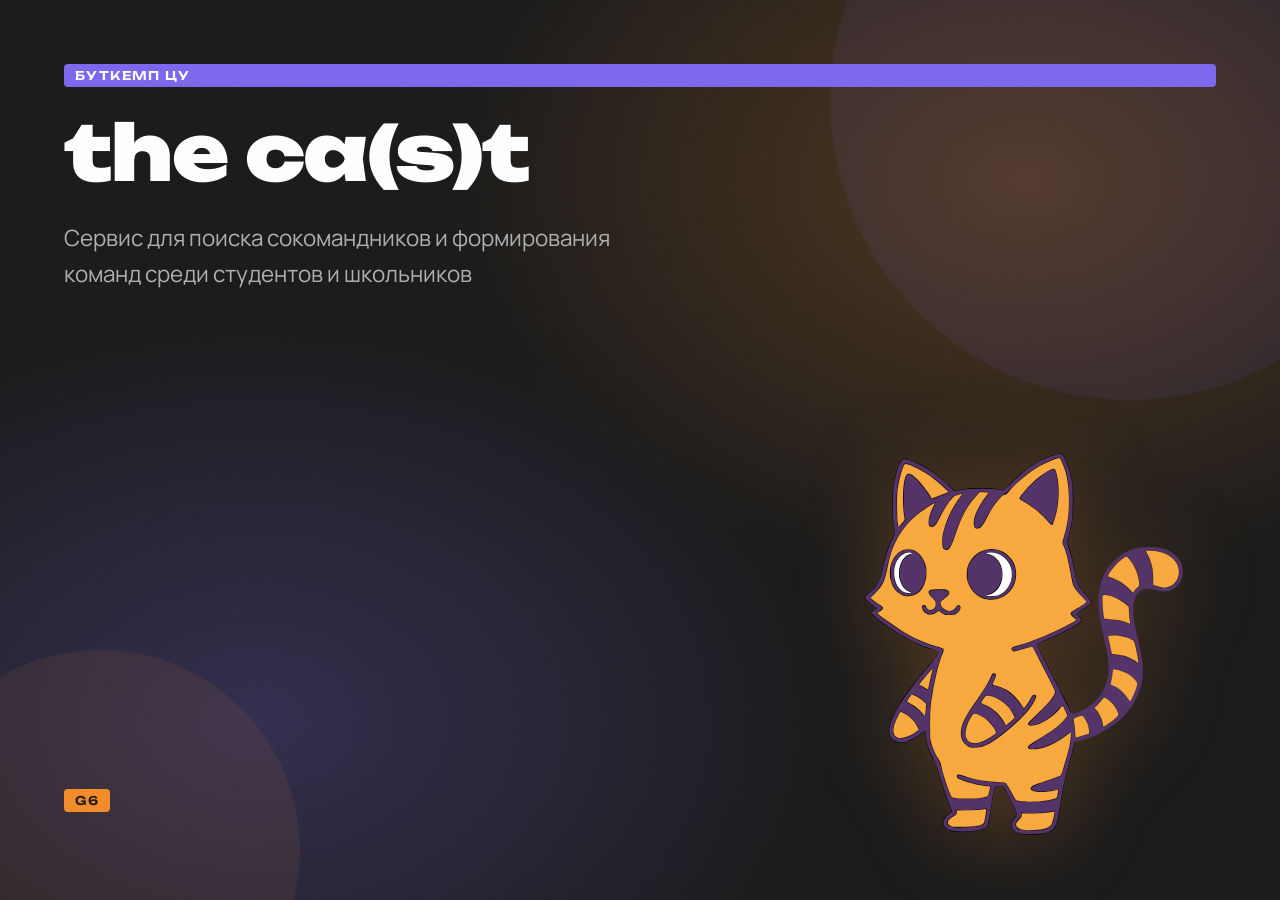
<file: index.html>
<!DOCTYPE html>
<html lang="ru">
<head>
  <meta charset="UTF-8">
  <meta name="viewport" content="width=device-width, initial-scale=1.0">
  <title>the ca(s)t — G6 | Буткемп ЦУ</title>
  <link rel="stylesheet" href="css/style.css">
  <link rel="stylesheet" href="css/print.css">
</head>
<body>

  <!-- Slide Counter -->
  <div class="slide-counter">
    <span class="current" id="currSlide">01</span>
    <span class="separator">/</span>
    <span class="total" id="totalSlide">14</span>
  </div>

  <!-- Noise texture overlay -->
  <div class="noise-overlay"></div>

  <!-- ======================== SLIDES ======================== -->
  <div class="presentation">

    <!-- ======== SLIDE 1 — Title ======== -->
    <section class="slide slide--gradient-mixed active">
      <div class="deco-circle deco-circle--purple" style="width:600px;height:600px;top:-200px;right:-150px;"></div>
      <div class="deco-circle deco-circle--orange" style="width:400px;height:400px;bottom:-150px;left:-100px;"></div>

      <img src="img/лого_даун_2.svg" alt="Маскот" class="mascot mascot--hero animate-scale">

      <span class="tag tag--purple animate-in">Буткемп ЦУ</span>
      <h1 class="animate-in">the ca(s)t</h1>
      <p class="animate-in text-large" style="max-width:40ch;">Сервис для поиска сокомандников и формирования команд среди студентов и школьников</p>

      <div style="margin-top:auto; display:flex; align-items:center; gap:1.5rem;" class="animate-in">
        <span class="tag tag--orange">G6</span>
      </div>
    </section>

    <!-- ======== SLIDE 2 — Проблематика ======== -->
    <section class="slide slide--gradient-purple">
      <div class="accent-line accent-line--purple animate-in"></div>
      <h2 class="animate-in">Студенты хотят участвовать,<br>но <span class="text-orange">не могут найти</span> команду</h2>

      <div class="grid-3" style="margin-top:2rem;">
        <div class="card card--orange animate-in">
          <h3 style="font-size:2.5rem; color:var(--orange);">71%</h3>
          <p>студентов хотят участвовать в хакатонах и олимпиадах</p>
          <p class="text-small text-muted" style="margin-top:0.5rem;">НАФИ, 2024</p>
        </div>
        <div class="card card--purple animate-in">
          <h3 style="font-size:2.5rem; color:var(--purple);">62%</h3>
          <p>не могут найти подходящих сокомандников с нужными навыками</p>
          <p class="text-small text-muted" style="margin-top:0.5rem;">НАФИ, 2024</p>
        </div>
        <div class="card animate-in">
          <h3 class="text-muted" style="font-size:1.2rem;">Вывод</h3>
          <p>Поиск команды отнимает время, нервы и возможности. Нет единого инструмента для поиска сокомандников по навыкам и бэкграунду</p>
        </div>
      </div>
    </section>

    <!-- ======== SLIDE 3 — Целевая аудитория ======== -->
    <section class="slide slide--gradient-orange">
      <div class="accent-line accent-line--orange animate-in"></div>
      <h2 class="animate-in">Целевая<br>аудитори<span style="position:relative;display:inline-block;">я<span style="position:absolute;top:-0.4em;left:50%;transform:translateX(-10%) rotate(45deg);font-size:0.8em;">👑</span></span></h2>
      <p class="animate-in" style="font-size:clamp(1.5rem, 2.5vw, 2rem); color:var(--text-secondary);">Студенты и школьники</p>

      <div class="grid-2" style="margin-top:2rem;">
        <div>
          <ul class="animate-in">
            <li>Школьники (олимпиадники, будущие абитуриенты)</li>
            <li>Студенты (бакалавриат, все курсы)</li>
            <li>Магистранты</li>
          </ul>
        </div>
        <div>
          <ul class="list-purple animate-in">
            <li>Backend, Frontend, Mobile, ML, Дизайн</li>
            <li>Продукт-менеджеры, аналитики</li>
            <li>Любые направления</li>
          </ul>
        </div>
      </div>

      <div style="margin-top:auto;">
      </div>
    </section>

    <!-- ======== SLIDE 4 — Problems & Opportunities ======== -->
    <section class="slide slide--dark" style="justify-content:center;">
      <div class="grid-2" style="align-items:center;">
        <!-- Problems -->
        <div class="animate-in">
          <span class="tag tag--orange">Problems</span>
          <h3 style="margin-top:1rem;">Проблемы</h3>
          <ul style="margin-top:1rem;">
            <li>Школьники и студенты <span class="text-orange">отказываются от участия</span> из-за невозможности собрать работоспособную команду</li>
            <li>Непонимание навыков и опыта потенциальных тиммейтов до начала работы</li>
            <li>Разрозненность информации: чаты, форумы, сарафанное радио — <span class="text-muted text-small">неэффективно</span></li>
          </ul>
        </div>
        <!-- Opportunities -->
        <div class="animate-in" style="padding-left:2rem; border-left:1px solid var(--bg-elevated);">
          <span class="tag tag--purple">Opportunities</span>
          <h3 style="margin-top:1rem;">Возможности</h3>
          <ul class="list-purple" style="margin-top:1rem;">
            <li>Умный мэтчинг по направлению, навыкам и статусу</li>
            <li>Профили с олимпиадным опытом и достижениями</li>
            <li>Интеграция с сообществом абитуриентов и студентов университетов для удобного участия в мероприятиях от них</li>
          </ul>
        </div>
      </div>
    </section>

    <!-- ======== SLIDE 5 — Продукт: the ca(s)t ======== -->
    <section class="slide slide--gradient-mixed text-center">
      <div class="deco-circle deco-circle--purple" style="width:500px;height:500px;top:-100px;left:-200px;"></div>

      <div class="accent-line accent-line--mixed animate-in" style="margin-inline:auto;"></div>
      <h2 class="animate-in">the ca(s)t</h2>

      <div class="card animate-in" style="max-width:650px; margin:2rem auto 0; text-align:left;">
        <p style="color:var(--text-primary); font-size:clamp(1rem, 1.6vw, 1.25rem); line-height:1.7;">
          Телеграм-бот и сервис для <span class="text-orange">поиска сокомандников</span>,
          формирования команд и объединения пользователей по образовательному
          и профессиональному треку с учётом <span class="text-purple">направления, навыков и статуса</span>.
          В перспективе — поиск мероприятий и стажировок.
        </p>
      </div>
    </section>

    <!-- ======== SLIDE 6 — Функционал ======== -->
    <section class="slide slide--dark">
      <div class="accent-line accent-line--orange animate-in"></div>
      <h2 class="animate-in">Ключевой функционал</h2>

      <div class="grid-2" style="margin-top:2rem; align-items:start;">
        <div class="animate-in">
          <h3>Регистрация и профиль</h3>
          <div style="display:flex; flex-direction:column; gap:0.8rem; margin-top:1.5rem;">
            <div class="card" style="padding:1rem 1.4rem; border-left:3px solid var(--orange); font-size:clamp(1rem, 1.4vw, 1.2rem);">
              <span style="font-weight:600; color:var(--orange);">Направление</span> — <span class="text-muted">IT, Биология, Спорт, Искусство...</span>
            </div>
            <div class="card" style="padding:1rem 1.4rem; border-left:3px solid var(--purple); font-size:clamp(1rem, 1.4vw, 1.2rem);">
              <span style="font-weight:600; color:var(--purple);">Статус</span> — <span class="text-muted">Школьник / Студент / Магистрант / Не учусь</span>
            </div>
            <div class="card" style="padding:1rem 1.4rem; border-left:3px solid var(--text-muted); font-size:clamp(1rem, 1.4vw, 1.2rem);">
              <span style="font-weight:600;">Олимпиады</span> — <span class="text-muted">Достижения, ссылки, дипломы</span>
            </div>
          </div>
        </div>

        <div class="animate-in" style="padding-left:2rem;">
          <h3>Поиск и мэтчинг</h3>
          <div style="display:flex; flex-direction:column; gap:0.8rem; margin-top:1.5rem;">
            <div class="card" style="padding:1rem 1.4rem; border-left:3px solid var(--orange); font-size:clamp(1rem, 1.4vw, 1.2rem);">
              <span style="font-weight:600; color:var(--orange);">Фильтры</span> — <span class="text-muted">По направлению, специальности, статусу</span>
            </div>
            <div class="card" style="padding:1rem 1.4rem; border-left:3px solid var(--purple); font-size:clamp(1rem, 1.4vw, 1.2rem);">
              <span style="font-weight:600; color:var(--purple);">Режим профиля</span> — <span class="text-muted">Ищу команду / Ищу людей</span>
            </div>
            <div class="card" style="padding:1rem 1.4rem; border-left:3px solid var(--text-muted); font-size:clamp(1rem, 1.4vw, 1.2rem);">
              <span style="font-weight:600;">Апдейт</span> — <span class="text-muted">Редактирование всех полей профиля</span>
            </div>
          </div>
        </div>
      </div>
    </section>

    <!-- ======== SLIDE 7 — ICE-приоритизация ======== -->
    <section class="slide slide--ice">
      <div class="accent-line accent-line--mixed animate-in"></div>
      <h2 class="animate-in">ICE-приоритизация функций</h2>
      <p class="animate-in text-muted" style="margin-bottom:1.5rem;">Что строим в первую очередь</p>

      <div class="ice-columns animate-in">
        <!-- MVP -->
        <div class="ice-block">
          <div class="ice-block__header ice-block__header--mvp">MVP</div>
          <div class="ice-item"><span class="ice-item__name">Регистрация и базовый профиль</span><span class="ice-item__score ice-item__score--mvp">9.3</span></div>
          <div class="ice-item"><span class="ice-item__name">Редактирование профиля</span><span class="ice-item__score ice-item__score--mvp">9.0</span></div>
          <div class="ice-item"><span class="ice-item__name">Поиск сокомандников</span><span class="ice-item__score ice-item__score--mvp">8.7</span></div>
          <div class="ice-item"><span class="ice-item__name">Статус «Ищу команду / Ищу людей»</span><span class="ice-item__score ice-item__score--mvp">8.7</span></div>
        </div>

        <!-- Вторая очередь -->
        <div class="ice-block">
          <div class="ice-block__header ice-block__header--second">Вторая очередь</div>
          <div class="ice-item"><span class="ice-item__name">Иерархия направлений</span><span class="ice-item__score ice-item__score--second">8.3</span></div>
          <div class="ice-item"><span class="ice-item__name">Образовательные поля по статусу</span><span class="ice-item__score ice-item__score--second">8.3</span></div>
          <div class="ice-item"><span class="ice-item__name">Фильтры поиска</span><span class="ice-item__score ice-item__score--second">8.3</span></div>
          <div class="ice-item"><span class="ice-item__name">Олимпиадные достижения</span><span class="ice-item__score ice-item__score--second">7.3</span></div>
        </div>

        <!-- Post-MVP -->
        <div class="ice-block">
          <div class="ice-block__header ice-block__header--post">Post-MVP</div>
          <div class="ice-item"><span class="ice-item__name">Поиск мероприятий</span><span class="ice-item__score ice-item__score--post">5.3</span></div>
          <div class="ice-item"><span class="ice-item__name">Поиск стажировок</span><span class="ice-item__score ice-item__score--post">5.3</span></div>
        </div>
      </div>

      <div class="animate-in" style="margin-top:auto; padding:1rem 1.5rem; background:var(--bg-secondary); border-radius:10px; border-left:3px solid var(--purple);">
        <p style="color:var(--text-primary); font-size:clamp(0.85rem, 1.3vw, 1.05rem); line-height:1.6;">
          На старте главная ценность продукта — <strong style="color:var(--purple);">matchmaking пользователей</strong>, а не мероприятия и стажировки.
        </p>
      </div>
    </section>

    <!-- ======== SLIDE 8 — CJM до ======== -->
    <section class="slide slide--dark" style="padding:1.5rem 2rem;">
      <h2 class="animate-in" style="font-size:clamp(1.2rem, 2.2vw, 1.8rem); margin-bottom:0.8rem;">CJM студента <span class="text-muted">до</span> the ca(s)t</h2>

      <div class="cjm-grid animate-in">
        <!-- Row 1: Этапы -->
        <div class="cjm-grid__label-wrap cjm-grid__label-wrap--top"><div class="cjm-grid__label">Этапы</div></div>
        <div class="cjm-grid__cell cjm-grid__cell--top">Поиск площадки</div>
        <div class="cjm-grid__cell cjm-grid__cell--top">Попытка заявить о себе</div>
        <div class="cjm-grid__cell cjm-grid__cell--top">Ожидание и фильтрация</div>
        <div class="cjm-grid__cell cjm-grid__cell--top">Проверка и «притирка»</div>
        <div class="cjm-grid__cell cjm-grid__cell--top">Результат (Ивент)</div>

        <!-- Row 2: Действия -->
        <div class="cjm-grid__label-wrap"><div class="cjm-grid__label">Действия</div></div>
        <div class="cjm-grid__cell">Вступает в 10+ чатов в Telegram</div>
        <div class="cjm-grid__cell">Пишет «ищу команду», повторяет раз в 3 часа</div>
        <div class="cjm-grid__cell">Скроллит сотни сообщений, отвечает в ЛС</div>
        <div class="cjm-grid__cell">Выясняет опыт через ЛС, договаривается о созвоне</div>
        <div class="cjm-grid__cell">Команда собрана в спешке за ночь до дедлайна</div>

        <!-- Row 3: Точки контакта -->
        <div class="cjm-grid__label-wrap"><div class="cjm-grid__label">Точки контакта</div></div>
        <div class="cjm-grid__cell">Telegram, VK, Discord</div>
        <div class="cjm-grid__cell">Клавиатура смартфона, чат-листы</div>
        <div class="cjm-grid__cell">Личные сообщения, уведомления</div>
        <div class="cjm-grid__cell">Созвоны, Telegram-профили</div>
        <div class="cjm-grid__cell">Google Таблица регистрации</div>

        <!-- Row 4: Боли -->
        <div class="cjm-grid__label-wrap"><div class="cjm-grid__label cjm-grid__label--orange">Боли</div></div>
        <div class="cjm-grid__cell">Инфошум: сообщения улетают за секунды</div>
        <div class="cjm-grid__cell">Невидимость: теряется среди 50 таких же</div>
        <div class="cjm-grid__cell">Кот в мешке: люди без портфолио и мотивации</div>
        <div class="cjm-grid__cell">Допрос в ЛС: часы на одинаковые вопросы</div>
        <div class="cjm-grid__cell">Распад: участник сливается, замены нет</div>

        <!-- Row 5: Эмоции -->
        <div class="cjm-grid__label-wrap cjm-grid__label-wrap--no-bottom"><div class="cjm-grid__label">Эмоции</div></div>
        <div class="cjm-grid__cell cjm-grid__cell--no-bottom">Растерянность</div>
        <div class="cjm-grid__cell cjm-grid__cell--no-bottom">Усталость</div>
        <div class="cjm-grid__cell cjm-grid__cell--no-bottom">Скепсис</div>
        <div class="cjm-grid__cell cjm-grid__cell--no-bottom">Разочарование</div>
        <div class="cjm-grid__cell cjm-grid__cell--no-bottom">Неудовлетворённость</div>
      </div>
    </section>

    <!-- ======== SLIDE 8 — CJM после ======== -->
    <section class="slide slide--dark" style="padding:1.5rem 2rem;">
      <h2 class="animate-in" style="font-size:clamp(1.2rem, 2.2vw, 1.8rem); margin-bottom:0.8rem;">CJM студента <span class="text-orange">после</span> the ca(s)t</h2>

      <div class="cjm-grid animate-in">
        <!-- Row 1: Этапы -->
        <div class="cjm-grid__label-wrap cjm-grid__label-wrap--top"><div class="cjm-grid__label">Этапы</div></div>
        <div class="cjm-grid__cell cjm-grid__cell--top">Осознание</div>
        <div class="cjm-grid__cell cjm-grid__cell--top">Поиск решения</div>
        <div class="cjm-grid__cell cjm-grid__cell--top">Регистрация и подбор</div>
        <div class="cjm-grid__cell cjm-grid__cell--top">Мэтч и общение</div>
        <div class="cjm-grid__cell cjm-grid__cell--top">Командная работа</div>

        <!-- Row 2: Действия -->
        <div class="cjm-grid__label-wrap"><div class="cjm-grid__label">Действия</div></div>
        <div class="cjm-grid__cell">Видит анонс хакатона, друзья заняты</div>
        <div class="cjm-grid__cell">Видит the ca(s)t, переходит</div>
        <div class="cjm-grid__cell">Заполняет профиль, теги навыков + мотивация</div>
        <div class="cjm-grid__cell">Листает карточки, получает мэтч</div>
        <div class="cjm-grid__cell">Создают чат, распределяют задачи</div>

        <!-- Row 3: Точки контакта -->
        <div class="cjm-grid__label-wrap"><div class="cjm-grid__label">Точки контакта</div></div>
        <div class="cjm-grid__cell">Соцсети, вузовские рассылки</div>
        <div class="cjm-grid__cell">Лендинг: «Собери команду за 5 минут»</div>
        <div class="cjm-grid__cell">the ca(s)t (Web/Bot)</div>
        <div class="cjm-grid__cell">the ca(s)t (чат/мэтчи), Telegram</div>
        <div class="cjm-grid__cell">Notion, Figma, Discord, Zoom</div>

        <!-- Row 4: Боли -->
        <div class="cjm-grid__label-wrap"><div class="cjm-grid__label cjm-grid__label--orange">Боли</div></div>
        <div class="cjm-grid__cell">Страх пропустить крутой ивент</div>
        <div class="cjm-grid__cell">--</div>
        <div class="cjm-grid__cell">Лень заполнять длинную анкету</div>
        <div class="cjm-grid__cell">Неловкость первого сообщения</div>
        <div class="cjm-grid__cell">Возможны конфликты по темпу</div>

        <!-- Row 5: Эмоции -->
        <div class="cjm-grid__label-wrap"><div class="cjm-grid__label">Эмоции</div></div>
        <div class="cjm-grid__cell">Тревога / Интерес</div>
        <div class="cjm-grid__cell">Надежда</div>
        <div class="cjm-grid__cell">Любопытство</div>
        <div class="cjm-grid__cell">Радость / Азарт</div>
        <div class="cjm-grid__cell">Уверенность / Драйв</div>

        <!-- Row 6: Решение -->
        <div class="cjm-grid__label-wrap cjm-grid__label-wrap--no-bottom"><div class="cjm-grid__label" style="background:var(--orange); color:var(--bg-primary);">Решение</div></div>
        <div class="cjm-grid__cell cjm-grid__cell--no-bottom">Интеграция с анонсами ивентов</div>
        <div class="cjm-grid__cell cjm-grid__cell--no-bottom">Понятный лендинг с CTA</div>
        <div class="cjm-grid__cell cjm-grid__cell--no-bottom">Смарт-анкета (теги + мотивация)</div>
        <div class="cjm-grid__cell cjm-grid__cell--no-bottom">Алгоритм мэтчинга, ice-break шаблоны</div>
        <div class="cjm-grid__cell cjm-grid__cell--no-bottom">Отзывы и карма за участие</div>
      </div>
    </section>

    <!-- ======== SLIDE 9 — Jobs to be Done ======== -->
    <section class="slide slide--gradient-orange">
      <div class="accent-line accent-line--orange animate-in"></div>
      <h2 class="animate-in">Jobs to be Done</h2>
      <p class="animate-in text-muted">Когда я... я хочу... чтобы...</p>

      <div style="margin-top:2rem; display:flex; flex-direction:column; gap:1.2rem;">
        <div class="card card--orange animate-in" style="padding:1.2rem 1.5rem;">
          <p style="color:var(--text-primary); line-height:1.7;">
            <span class="text-orange" style="font-weight:600;">Когда я</span> узнаю о хакатоне и хочу участвовать,
            <span class="text-orange" style="font-weight:600;">я хочу</span> быстро найти сокомандников с нужными навыками,
            <span class="text-orange" style="font-weight:600;">чтобы</span> собрать сильную команду и не тратить дни на поиск.
          </p>
        </div>
        <div class="card card--purple animate-in" style="padding:1.2rem 1.5rem;">
          <p style="color:var(--text-primary); line-height:1.7;">
            <span class="text-purple" style="font-weight:600;">Когда я</span> ищу людей для проекта,
            <span class="text-purple" style="font-weight:600;">я хочу</span> видеть их опыт, направление и олимпиадные достижения,
            <span class="text-purple" style="font-weight:600;">чтобы</span> принять осознанное решение.
          </p>
        </div>
        <div class="card animate-in" style="padding:1.2rem 1.5rem; border-left:3px solid var(--orange-light);">
          <p style="color:var(--text-primary); line-height:1.7;">
            <span style="font-weight:600;">Когда я</span> только начинаю свой путь в IT,
            <span style="font-weight:600;">я хочу</span> найти команду, готовую принять новичка,
            <span style="font-weight:600;">чтобы</span> получить реальный опыт командной работы.
          </p>
        </div>
      </div>
    </section>



    <!-- ======== SLIDE 12 — Roadmap ======== -->
    <section class="slide slide--gradient-orange">
      <div class="accent-line accent-line--mixed animate-in"></div>
      <h2 class="animate-in">Roadmap</h2>

      <div class="roadmap animate-in" style="margin-top:2.5rem;">
        <div class="roadmap-line"></div>
        <div class="grid-4">
          <div class="roadmap-item">
            <div class="roadmap-number" style="background:var(--orange);">01</div>
            <h3>Запуск MVP</h3>
            <p class="text-small text-muted">Заключаем партнёрство с университетами и хакатонами для продвижения сервиса как основного инструмента формирования команд</p>
          </div>
          <div class="roadmap-item">
            <div class="roadmap-number" style="background:var(--orange);">02</div>
            <h3>Доверие и рост</h3>
            <p class="text-small text-muted">Внедряем верификацию пользователей</p>
          </div>
          <div class="roadmap-item">
            <div class="roadmap-number" style="background:var(--purple);">03</div>
            <h3>Расширение сети</h3>
            <p class="text-small text-muted">Активно масштабируем количество партнёров-организаторов, интегрируя сервис в крупнейшие федеральные олимпиады и кейс-чемпионаты</p>
          </div>
          <div class="roadmap-item">
            <div class="roadmap-number" style="background:var(--purple);">04</div>
            <h3>HR-площадка для стажёров</h3>
            <p class="text-small text-muted">Открываем компаниям доступ к базе верифицированных достижений пользователей для прямого отбора и хантинга лучших стажёров</p>
          </div>
        </div>
      </div>
    </section>

    <!-- ======== SLIDE 14 — Демо: экраны бота ======== -->
    <section class="slide slide--gradient-mixed text-center">
      <div class="deco-circle deco-circle--purple" style="width:500px;height:500px;bottom:-200px;right:-100px;"></div>
      <div class="accent-line accent-line--mixed animate-in" style="margin-inline:auto;"></div>
      <h2 class="animate-in">Демо</h2>
      <p class="animate-in">Три экрана — весь путь пользователя</p>

      <div class="grid-3 animate-in" style="margin-top:2rem; justify-items:center;">
        <div class="card" style="text-align:center; padding:2rem 1.5rem;">
          <h3>Регистрация</h3>
          <p class="text-small text-muted" style="margin-top:0.5rem;">Имя, направление, статус, олимпиады — создание профиля за 2 минуты</p>
        </div>
        <div class="card" style="text-align:center; padding:2rem 1.5rem;">
          <h3>Поиск</h3>
          <p class="text-small text-muted" style="margin-top:0.5rem;">Фильтры по навыкам, направлению и статусу — находи нужных людей</p>
        </div>
        <div class="card" style="text-align:center; padding:2rem 1.5rem;">
          <h3>Команда</h3>
          <p class="text-small text-muted" style="margin-top:0.5rem;">Переключи режим, найди тиммейтов и формируй команду мечты</p>
        </div>
      </div>
    </section>


    <!-- ======== SLIDE 16 — Инновации ======== -->
    <section class="slide slide--gradient-orange">
      <div class="accent-line accent-line--orange animate-in"></div>
      <h2 class="animate-in">Инновационность</h2>
      <p class="animate-in">Новаторский подход к решению проблем ЦА</p>

      <div style="margin-top:2rem; display:flex; flex-direction:column; gap:1.2rem;">
        <div class="card card--orange animate-in">
          <h3><span class="text-orange">Умный мэтчинг:</span></h3>
          <p>Алгоритм подбора сокомандников по направлению, навыкам, олимпиадному опыту и статусу — не случайная выборка, а осмысленный подбор</p>
        </div>
        <div class="card card--purple animate-in">
          <h3><span class="text-purple">Иерархическое дерево направлений:</span></h3>
          <p>Гибкая система категоризации: IT → Backend/Frontend/ML/Mobile, Спорт, Искусство + возможность добавить «Другое»</p>
        </div>
        <div class="card animate-in" style="border-left:3px solid var(--orange-light);">
          <h3>Единая точка входа:</h3>
          <p>Телеграм-бот + веб-платформа: поиск команды, мероприятий, стажировок и RSS-лента IT-новостей — всё в одном месте</p>
        </div>
      </div>
    </section>

    <!-- ======== SLIDE — Команда ======== -->
    <section class="slide slide--gradient-mixed text-center">
      <div class="deco-circle deco-circle--purple" style="width:500px;height:500px;top:-200px;left:-150px;"></div>
      <div class="deco-circle deco-circle--orange" style="width:400px;height:400px;bottom:-150px;right:-100px;"></div>
      <img src="img/claude-logo.svg" alt="" style="position:absolute;top:50%;left:50%;transform:translate(-50%,-50%);width:60vw;height:60vh;object-fit:contain;opacity:0.06;filter:blur(4px);pointer-events:none;z-index:0;">


      <div class="team-grid animate-in">
        <div class="team-member">
          <img src="img/team-alexander.jpg" alt="Александр Князев" class="team-photo">
          <h3>Александр Князев</h3>
          <span class="team-role team-role--orange">Дизайнер</span>
        </div>
        <div class="team-member">
          <img src="img/team-anastasia.jpg" alt="Анастасия Лапатина" class="team-photo">
          <h3>Анастасия Лапатина</h3>
          <span class="team-role team-role--purple">Продакт-менеджер</span>
        </div>
        <div class="team-member">
          <img src="img/team-georgiy.jpg" alt="Георгий Филипов" class="team-photo">
          <h3>Георгий Филипов</h3>
          <span class="team-role team-role--orange">Бизнес-аналитик</span>
        </div>
        <div class="team-member">
          <img src="img/team-vyacheslav.jpg" alt="Вячеслав Самуйленко" class="team-photo">
          <h3>Вячеслав Самуйленко</h3>
          <span class="team-role team-role--purple">Разработчик</span>
        </div>
        <div class="team-member">
          <img src="img/team-kseniya.jpg" alt="Ксения Травникова" class="team-photo">
          <h3>Ксения Травникова</h3>
          <span class="team-role team-role--purple">Разработчик</span>
        </div>
        <div class="team-member">
          <img src="img/team-mikhail.jpg" alt="Михаил Федотов" class="team-photo">
          <h3>Михаил Федотов</h3>
          <span class="team-role team-role--orange">Бизнес-аналитик</span>
        </div>
      </div>
    </section>

  </div>
  <!-- ======================== /SLIDES ======================== -->

  <script src="js/main.js"></script>
</body>
</html>
</file>
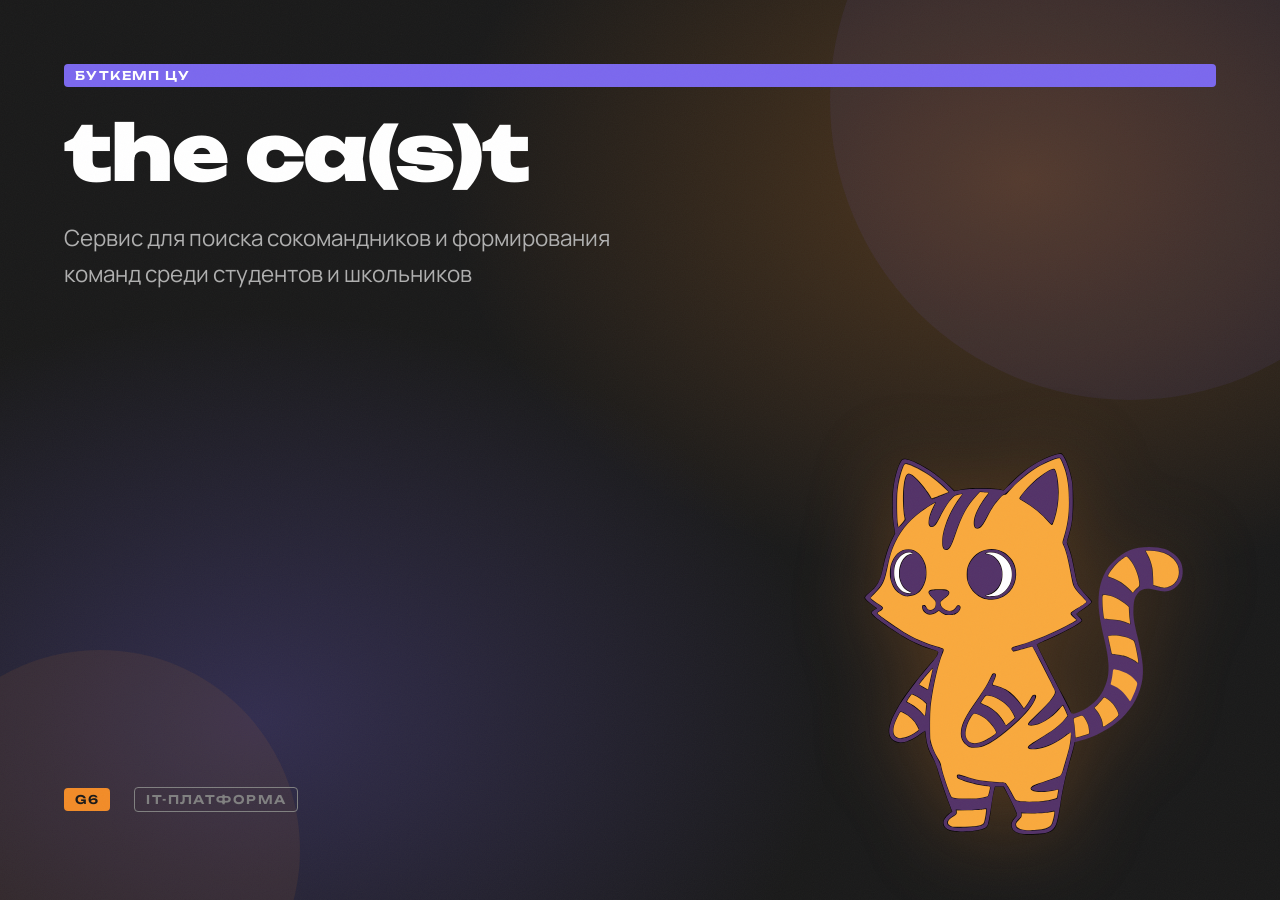
<file: presentation/index.html>
<!DOCTYPE html>
<html lang="ru">
<head>
  <meta charset="UTF-8">
  <meta name="viewport" content="width=device-width, initial-scale=1.0">
  <title>the ca(s)t — G6 | Буткемп ЦУ</title>
  <link rel="stylesheet" href="css/style.css">
  <link rel="stylesheet" href="css/print.css">
</head>
<body>

  <!-- Slide Counter -->
  <div class="slide-counter">
    <span class="current" id="currSlide">01</span>
    <span class="separator">/</span>
    <span class="total" id="totalSlide">16</span>
  </div>

  <!-- Noise texture overlay -->
  <div class="noise-overlay"></div>

  <!-- ======================== SLIDES ======================== -->
  <div class="presentation">

    <!-- ======== SLIDE 1 — Title ======== -->
    <section class="slide slide--gradient-mixed active">
      <div class="deco-circle deco-circle--purple" style="width:600px;height:600px;top:-200px;right:-150px;"></div>
      <div class="deco-circle deco-circle--orange" style="width:400px;height:400px;bottom:-150px;left:-100px;"></div>

      <img src="img/лого_даун_2.svg" alt="Маскот" class="mascot mascot--hero animate-scale">

      <span class="tag tag--purple animate-in">Буткемп ЦУ</span>
      <h1 class="animate-in">the ca(s)t</h1>
      <p class="animate-in text-large" style="max-width:40ch;">Сервис для поиска сокомандников и формирования команд среди студентов и школьников</p>

      <div style="margin-top:auto; display:flex; align-items:center; gap:1.5rem;" class="animate-in">
        <span class="tag tag--orange">G6</span>
        <span class="tag tag--outline">IT-ПЛАТФОРМА</span>
      </div>
    </section>

    <!-- ======== SLIDE 2 — Проблематика ======== -->
    <section class="slide slide--gradient-purple">
      <div class="accent-line accent-line--purple animate-in"></div>
      <h2 class="animate-in">Студенты хотят участвовать,<br>но <span class="text-orange">не могут найти</span> команду</h2>

      <div class="grid-3" style="margin-top:2rem;">
        <div class="card card--orange animate-in">
          <h3 style="font-size:2.5rem; color:var(--orange);">78%</h3>
          <p>студентов хотят участвовать в хакатонах и олимпиадах</p>
        </div>
        <div class="card card--purple animate-in">
          <h3 style="font-size:2.5rem; color:var(--purple);">62%</h3>
          <p>не могут найти подходящих сокомандников с нужными навыками</p>
        </div>
        <div class="card animate-in">
          <h3 class="text-muted" style="font-size:1.2rem;">Вывод</h3>
          <p>Поиск команды отнимает время, нервы и возможности. Нет единого инструмента для мэтчинга по навыкам и интересам</p>
        </div>
      </div>
    </section>

    <!-- ======== SLIDE 3 — Целевая аудитория ======== -->
    <section class="slide slide--gradient-orange">
      <div class="accent-line accent-line--orange animate-in"></div>
      <h2 class="animate-in">Целевая<br>аудитория</h2>
      <p class="animate-in text-small text-muted">Студенты и школьники в IT-сфере</p>

      <div class="grid-2" style="margin-top:2rem;">
        <div>
          <ul class="animate-in">
            <li>Школьники (олимпиадники, будущие абитуриенты)</li>
            <li>Студенты (бакалавриат, все курсы)</li>
            <li>Магистранты</li>
          </ul>
        </div>
        <div>
          <ul class="list-purple animate-in">
            <li>Backend, Frontend, Mobile, ML, Дизайн</li>
            <li>Продукт-менеджеры, аналитики</li>
            <li>Любые IT-направления</li>
          </ul>
        </div>
      </div>

      <div style="margin-top:auto;">
        <span class="tag tag--orange animate-in">IT-ПЛАТФОРМА</span>
      </div>
    </section>

    <!-- ======== SLIDE 4 — Problems & Opportunities ======== -->
    <section class="slide slide--dark">
      <div class="grid-2" style="height:100%;">
        <!-- Problems -->
        <div class="animate-in">
          <span class="tag tag--orange">Problems</span>
          <h3 style="margin-top:1rem;">Барьеры</h3>
          <ul style="margin-top:1rem;">
            <li>Поиск сокомандников отнимает <span class="text-orange">время и нервы</span> — нет единой площадки</li>
            <li>Непонимание навыков и опыта потенциальных тиммейтов до начала работы</li>
            <li>Разрозненность информации: чаты, форумы, сарафанное радио — <span class="text-muted text-small">неэффективно</span></li>
          </ul>
        </div>
        <!-- Opportunities -->
        <div class="animate-in" style="padding-left:2rem; border-left:1px solid var(--bg-elevated);">
          <span class="tag tag--purple">Opportunities</span>
          <h3 style="margin-top:1rem;">Возможности</h3>
          <ul class="list-purple" style="margin-top:1rem;">
            <li>Умный мэтчинг по направлению, навыкам и статусу</li>
            <li>Профили с олимпиадным опытом и достижениями</li>
            <li>Интеграция с сообществом ЦУ для тестирования и развития</li>
          </ul>
        </div>
      </div>
    </section>

    <!-- ======== SLIDE 5 — Продукт: the ca(s)t ======== -->
    <section class="slide slide--gradient-mixed text-center">
      <div class="deco-circle deco-circle--purple" style="width:500px;height:500px;top:-100px;left:-200px;"></div>

      <div class="accent-line accent-line--mixed animate-in" style="margin-inline:auto;"></div>
      <h2 class="animate-in">the ca(s)t</h2>

      <div class="card animate-in" style="max-width:650px; margin:2rem auto 0; text-align:left;">
        <p style="color:var(--text-primary); font-size:clamp(1rem, 1.6vw, 1.25rem); line-height:1.7;">
          Телеграм-бот и сервис для <span class="text-orange">поиска сокомандников</span>,
          формирования команд и объединения пользователей по образовательному
          и профессиональному треку с учётом <span class="text-purple">направления, навыков и статуса</span>.
          В перспективе — поиск мероприятий и стажировок.
        </p>
      </div>
    </section>

    <!-- ======== SLIDE 6 — Функционал ======== -->
    <section class="slide slide--dark">
      <div class="accent-line accent-line--orange animate-in"></div>
      <h2 class="animate-in">Ключевой функционал</h2>

      <div class="grid-2" style="margin-top:2rem; align-items:start;">
        <div class="animate-in">
          <h3>Регистрация и профиль</h3>
          <div style="display:flex; flex-direction:column; gap:0.8rem; margin-top:1.5rem;">
            <div class="card" style="padding:0.8rem 1.2rem; border-left:3px solid var(--orange);">
              <span style="font-weight:600; color:var(--orange);">Направление</span> — <span class="text-muted">иерархическое дерево: IT, Спорт, Искусство...</span>
            </div>
            <div class="card" style="padding:0.8rem 1.2rem; border-left:3px solid var(--purple);">
              <span style="font-weight:600; color:var(--purple);">Статус</span> — <span class="text-muted">Школьник / Студент / Магистрант / Не учусь</span>
            </div>
            <div class="card" style="padding:0.8rem 1.2rem; border-left:3px solid var(--text-muted);">
              <span style="font-weight:600;">Олимпиады</span> — <span class="text-muted">Достижения, ссылки, дипломы</span>
            </div>
          </div>
        </div>

        <div class="animate-in" style="padding-left:2rem;">
          <h3>Поиск и мэтчинг</h3>
          <div style="display:flex; flex-direction:column; gap:0.8rem; margin-top:1.5rem;">
            <div class="card" style="padding:0.8rem 1.2rem; border-left:3px solid var(--orange);">
              <span style="font-weight:600; color:var(--orange);">Фильтры</span> — <span class="text-muted">По направлению, специальности, статусу</span>
            </div>
            <div class="card" style="padding:0.8rem 1.2rem; border-left:3px solid var(--purple);">
              <span style="font-weight:600; color:var(--purple);">Режим профиля</span> — <span class="text-muted">Ищу команду / Ищу людей</span>
            </div>
            <div class="card" style="padding:0.8rem 1.2rem; border-left:3px solid var(--text-muted);">
              <span style="font-weight:600;">Апдейт</span> — <span class="text-muted">Редактирование всех полей профиля</span>
            </div>
          </div>
        </div>
      </div>
    </section>

    <!-- ======== SLIDE 7 — CJM до ======== -->
    <section class="slide slide--dark" style="padding:var(--pad) calc(var(--pad) * 0.5);">
      <div class="accent-line accent-line--orange animate-in"></div>
      <h2 class="animate-in" style="font-size:clamp(1.2rem, 2.2vw, 1.8rem);">CJM студента <span class="text-muted">до</span> the ca(s)t</h2>

      <div class="cjm-grid animate-in" style="margin-top:1rem;">
        <!-- Row 1: Этапы -->
        <div class="cjm-grid__label-wrap cjm-grid__label-wrap--top"><div class="cjm-grid__label">Этапы</div></div>
        <div class="cjm-grid__cell cjm-grid__cell--top">Поиск площадки</div>
        <div class="cjm-grid__cell cjm-grid__cell--top">Попытка заявить о себе</div>
        <div class="cjm-grid__cell cjm-grid__cell--top">Ожидание и фильтрация</div>
        <div class="cjm-grid__cell cjm-grid__cell--top">Проверка и «притирка»</div>
        <div class="cjm-grid__cell cjm-grid__cell--top">Результат (Ивент)</div>

        <!-- Row 2: Действия -->
        <div class="cjm-grid__label-wrap"><div class="cjm-grid__label">Действия</div></div>
        <div class="cjm-grid__cell">Вступает в 10+ чатов в Telegram</div>
        <div class="cjm-grid__cell">Пишет «ищу команду», повторяет раз в 3 часа</div>
        <div class="cjm-grid__cell">Скроллит сотни сообщений, отвечает в ЛС</div>
        <div class="cjm-grid__cell">Выясняет опыт через ЛС, договаривается о созвоне</div>
        <div class="cjm-grid__cell">Команда собрана в спешке за ночь до дедлайна</div>

        <!-- Row 3: Точки контакта -->
        <div class="cjm-grid__label-wrap"><div class="cjm-grid__label">Точки контакта</div></div>
        <div class="cjm-grid__cell">Telegram, VK, Discord</div>
        <div class="cjm-grid__cell">Клавиатура смартфона, чат-листы</div>
        <div class="cjm-grid__cell">Личные сообщения, уведомления</div>
        <div class="cjm-grid__cell">Созвоны, Telegram-профили</div>
        <div class="cjm-grid__cell">Google Таблица регистрации</div>

        <!-- Row 4: Боли -->
        <div class="cjm-grid__label-wrap"><div class="cjm-grid__label cjm-grid__label--orange">Боли</div></div>
        <div class="cjm-grid__cell">Инфошум: сообщения улетают за секунды</div>
        <div class="cjm-grid__cell">Невидимость: теряется среди 50 таких же</div>
        <div class="cjm-grid__cell">Кот в мешке: люди без портфолио и мотивации</div>
        <div class="cjm-grid__cell">Допрос в ЛС: часы на одинаковые вопросы</div>
        <div class="cjm-grid__cell">Распад: участник сливается, замены нет</div>

        <!-- Row 5: Эмоции -->
        <div class="cjm-grid__label-wrap cjm-grid__label-wrap--no-bottom"><div class="cjm-grid__label">Эмоции</div></div>
        <div class="cjm-grid__cell cjm-grid__cell--no-bottom">Растерянность</div>
        <div class="cjm-grid__cell cjm-grid__cell--no-bottom">Усталость</div>
        <div class="cjm-grid__cell cjm-grid__cell--no-bottom">Скепсис</div>
        <div class="cjm-grid__cell cjm-grid__cell--no-bottom">Разочарование</div>
        <div class="cjm-grid__cell cjm-grid__cell--no-bottom">Неудовлетворённость</div>
      </div>
    </section>

    <!-- ======== SLIDE 8 — CJM после ======== -->
    <section class="slide slide--dark" style="padding:var(--pad) calc(var(--pad) * 0.5);">
      <div class="accent-line accent-line--purple animate-in"></div>
      <h2 class="animate-in" style="font-size:clamp(1.2rem, 2.2vw, 1.8rem);">CJM студента <span class="text-orange">после</span> the ca(s)t</h2>

      <div class="cjm-table cjm-table--after animate-in" style="margin-top:1rem; overflow-x:auto;">
        <table>
          <thead>
            <tr>
              <th></th>
              <th>1. Осознание</th>
              <th>2. Поиск решения</th>
              <th>3. Регистрация и подбор</th>
              <th>4. Мэтч и общение</th>
              <th>5. Командная работа</th>
            </tr>
          </thead>
          <tbody>
            <tr>
              <td class="row-label">Цель</td>
              <td>Хочет поучаствовать в ивенте, но нет компании</td>
              <td>Найти способ быстро собрать команду</td>
              <td>Заполнить анкету и увидеть подходящих людей</td>
              <td>Подтвердить навыки и договориться</td>
              <td>Успешно решить кейс / написать код</td>
            </tr>
            <tr>
              <td class="row-label">Действия</td>
              <td>Видит анонс хакатона, друзья заняты</td>
              <td>Видит рекламу the ca(s)t, переходит</td>
              <td>Заполняет профиль, теги навыков + мотивация</td>
              <td>Листает карточки, ставит лайки, получает мэтч</td>
              <td>Создают чат, распределяют задачи</td>
            </tr>
            <tr>
              <td class="row-label">Точки контакта</td>
              <td>Реклама ивента, соцсети, вузовские рассылки</td>
              <td>Лендинг: «Собери команду за 5 минут»</td>
              <td>the ca(s)t (Web/Bot), форма регистрации</td>
              <td>the ca(s)t (чат/мэтчи), Telegram</td>
              <td>Notion, Figma, Discord, Zoom</td>
            </tr>
            <tr>
              <td class="row-label">Боли</td>
              <td>Одиночество, страх пропустить крутой ивент</td>
              <td>—</td>
              <td>Лень заполнять длинную анкету</td>
              <td>Неловкость первого сообщения</td>
              <td>Возможны конфликты по темпу</td>
            </tr>
            <tr>
              <td class="row-label">Эмоции</td>
              <td>Тревога / Интерес</td>
              <td>Надежда</td>
              <td>Любопытство</td>
              <td>Радость / Азарт</td>
              <td>Уверенность / Драйв</td>
            </tr>
            <tr>
              <td class="row-label">Решение</td>
              <td>Интеграция с анонсами ивентов</td>
              <td>Понятный лендинг с CTA</td>
              <td>Смарт-анкета (теги + ползунок мотивации)</td>
              <td>Алгоритм мэтчинга, ice-break шаблоны</td>
              <td>Система отзывов и карма за участие</td>
            </tr>
          </tbody>
        </table>
      </div>
    </section>

    <!-- ======== SLIDE 9 — Job Stories ======== -->
    <section class="slide slide--gradient-orange">
      <div class="accent-line accent-line--orange animate-in"></div>
      <h2 class="animate-in">Job Stories</h2>
      <p class="animate-in text-muted">Когда я... я хочу... чтобы...</p>

      <div style="margin-top:2rem; display:flex; flex-direction:column; gap:1.2rem;">
        <div class="card card--orange animate-in" style="padding:1.2rem 1.5rem;">
          <p style="color:var(--text-primary); line-height:1.7;">
            <span class="text-orange" style="font-weight:600;">Когда я</span> узнаю о хакатоне и хочу участвовать,
            <span class="text-orange" style="font-weight:600;">я хочу</span> быстро найти сокомандников с нужными навыками,
            <span class="text-orange" style="font-weight:600;">чтобы</span> собрать сильную команду и не тратить дни на поиск.
          </p>
        </div>
        <div class="card card--purple animate-in" style="padding:1.2rem 1.5rem;">
          <p style="color:var(--text-primary); line-height:1.7;">
            <span class="text-purple" style="font-weight:600;">Когда я</span> ищу людей для проекта,
            <span class="text-purple" style="font-weight:600;">я хочу</span> видеть их опыт, направление и олимпиадные достижения,
            <span class="text-purple" style="font-weight:600;">чтобы</span> принять осознанное решение.
          </p>
        </div>
        <div class="card animate-in" style="padding:1.2rem 1.5rem; border-left:3px solid var(--orange-light);">
          <p style="color:var(--text-primary); line-height:1.7;">
            <span style="font-weight:600;">Когда я</span> только начинаю в IT,
            <span style="font-weight:600;">я хочу</span> найти команду, которая примет новичка,
            <span style="font-weight:600;">чтобы</span> получить реальный опыт командной работы.
          </p>
        </div>
      </div>
    </section>

    <!-- ======== SLIDE 10 — Цикл продукта ======== -->
    <section class="slide slide--gradient-purple text-center">
      <div class="accent-line accent-line--purple animate-in" style="margin-inline:auto;"></div>
      <h2 class="animate-in">Продукт — основа работы</h2>

      <div class="animate-in" style="margin-top:3rem; display:flex; justify-content:center; align-items:center; gap:1rem; flex-wrap:wrap;">
        <div class="card" style="padding:1.5rem 2rem; text-align:center; min-width:180px;">
          <h3 style="font-size:1.1rem;">Новые пользователи</h3>
        </div>
        <div style="font-size:2rem; color:var(--orange);">→</div>
        <div class="card card--orange" style="padding:1.5rem 2rem; text-align:center; min-width:180px; position:relative;">
          <h3 style="font-size:1.1rem; color:var(--orange);">Довольные клиенты</h3>
        </div>
        <div style="font-size:2rem; color:var(--purple);">→</div>
        <div class="card card--purple" style="padding:1.5rem 2rem; text-align:center; min-width:180px;">
          <h3 style="font-size:1.1rem; color:var(--purple);">Довольная команда</h3>
        </div>
        <div style="font-size:2rem; color:var(--orange);">→</div>
        <div class="card" style="padding:1.5rem 2rem; text-align:center; min-width:180px;">
          <h3 style="font-size:1.1rem;">Новые пользователи</h3>
        </div>
      </div>

      <p class="animate-in text-muted" style="margin-top:2rem; max-width:100%;">Крутой продукт + крутой маркетинг = рост</p>
    </section>

    <!-- ======== SLIDE 11 — Интеграция с ЦУ ======== -->
    <section class="slide slide--dark">
      <div class="accent-line accent-line--mixed animate-in"></div>
      <h2 class="animate-in">Опора на ЦУ</h2>
      <p class="animate-in text-muted">Почему нам нужен Центральный Университет</p>

      <div class="grid-2" style="margin-top:2rem; align-items:start;">
        <div class="animate-in" style="display:flex; flex-direction:column; gap:1.2rem;">
          <div class="card card--orange">
            <h3>Сообщество студентов</h3>
            <p style="margin-top:0.5rem;">Доступ к сообществу ЦУ для тестирования продукта и привлечения первых пользователей</p>
          </div>
          <div class="card card--purple">
            <h3>Экспертиза и менторство</h3>
            <p style="margin-top:0.5rem;">Доступ к экспертизе команды университета для развития продукта</p>
          </div>
        </div>
        <div class="animate-in" style="display:flex; flex-direction:column; gap:1.2rem;">
          <div class="card">
            <h3>Бренд и доверие</h3>
            <p style="margin-top:0.5rem;">Бренд ЦУ повышает доверие пользователей к платформе</p>
          </div>
          <div class="card" style="border-left:3px solid var(--orange-light);">
            <h3>Развитие вне буткемпа</h3>
            <p style="margin-top:0.5rem;">Потенциальная поддержка в развитии продукта совместно с сообществом ЦУ и тестирование в кампусе</p>
          </div>
        </div>
      </div>
    </section>

    <!-- ======== SLIDE 12 — Roadmap 1 ======== -->
    <section class="slide slide--gradient-orange">
      <div class="accent-line accent-line--mixed animate-in"></div>
      <h2 class="animate-in">Roadmap</h2>
      <p class="animate-in text-muted">От MVP к полноценной платформе</p>

      <div class="roadmap animate-in" style="margin-top:2.5rem;">
        <div class="roadmap-line"></div>
        <div class="grid-4">
          <div class="roadmap-item">
            <div class="roadmap-number" style="background:var(--orange);">01</div>
            <h3>Телеграм-бот MVP</h3>
            <p class="text-small text-muted">Регистрация, профиль, выбор направления и статуса</p>
          </div>
          <div class="roadmap-item">
            <div class="roadmap-number" style="background:var(--orange);">02</div>
            <h3>Поиск сокомандников</h3>
            <p class="text-small text-muted">Фильтры по направлению, навыкам, статусу. Режим «Ищу команду / Ищу людей»</p>
          </div>
          <div class="roadmap-item">
            <div class="roadmap-number" style="background:var(--purple);">03</div>
            <h3>Олимпиадный трекер</h3>
            <p class="text-small text-muted">Профили с достижениями, ссылками и дипломами</p>
          </div>
          <div class="roadmap-item">
            <div class="roadmap-number" style="background:var(--purple);">04</div>
            <h3>Веб-версия (API)</h3>
            <p class="text-small text-muted">Полноценный веб-интерфейс с расширенным функционалом поиска</p>
          </div>
        </div>
      </div>
    </section>

    <!-- ======== SLIDE 13 — Roadmap 2 ======== -->
    <section class="slide slide--gradient-purple">
      <div class="accent-line accent-line--purple animate-in"></div>
      <h2 class="animate-in">Roadmap 2</h2>
      <p class="animate-in text-muted">Масштабирование и новые фичи</p>

      <div class="roadmap animate-in" style="margin-top:2.5rem;">
        <div class="roadmap-line"></div>
        <div class="grid-4">
          <div class="roadmap-item">
            <div class="roadmap-number" style="background:var(--orange);">05</div>
            <h3>Поиск мероприятий</h3>
            <p class="text-small text-muted">Агрегация хакатонов, олимпиад и конкурсов с возможностью записи</p>
          </div>
          <div class="roadmap-item">
            <div class="roadmap-number" style="background:var(--orange);">06</div>
            <h3>Поиск стажировок</h3>
            <p class="text-small text-muted">Интеграция с площадками стажировок, фильтрация по направлению</p>
          </div>
          <div class="roadmap-item">
            <div class="roadmap-number" style="background:var(--purple);">07</div>
            <h3>RSS-агрегатор</h3>
            <p class="text-small text-muted">Парсинг нескольких RSS-фидов для IT-студентов — вся информация в одном месте</p>
          </div>
          <div class="roadmap-item">
            <div class="roadmap-number" style="background:var(--purple);">08</div>
            <h3>Масштабирование</h3>
            <p class="text-small text-muted">Расширение на другие университеты, партнёрства и интеграции</p>
          </div>
        </div>
      </div>
    </section>

    <!-- ======== SLIDE 14 — Демо: экраны бота ======== -->
    <section class="slide slide--gradient-mixed text-center">
      <div class="deco-circle deco-circle--purple" style="width:500px;height:500px;bottom:-200px;right:-100px;"></div>
      <div class="accent-line accent-line--mixed animate-in" style="margin-inline:auto;"></div>
      <h2 class="animate-in">Демо</h2>
      <p class="animate-in">Три экрана — весь путь пользователя</p>

      <div class="grid-3 animate-in" style="margin-top:2rem; justify-items:center;">
        <div class="card" style="text-align:center; padding:2rem 1.5rem;">
          <h3>Регистрация</h3>
          <p class="text-small text-muted" style="margin-top:0.5rem;">Имя, направление, статус, олимпиады — создание профиля за 2 минуты</p>
        </div>
        <div class="card" style="text-align:center; padding:2rem 1.5rem;">
          <h3>Поиск</h3>
          <p class="text-small text-muted" style="margin-top:0.5rem;">Фильтры по навыкам, направлению и статусу — находи нужных людей</p>
        </div>
        <div class="card" style="text-align:center; padding:2rem 1.5rem;">
          <h3>Команда</h3>
          <p class="text-small text-muted" style="margin-top:0.5rem;">Переключи режим, найди тиммейтов и формируй команду мечты</p>
        </div>
      </div>
    </section>

    <!-- ======== SLIDE 15 — Маскот и килл-фича ======== -->
    <section class="slide slide--gradient-purple">
      <div class="accent-line accent-line--purple animate-in"></div>
      <h2 class="animate-in">Маскот the ca(s)t</h2>
      <p class="animate-in">Наша килл-фича — живой персонаж платформы</p>

      <div class="grid-2" style="margin-top:2rem;">
        <div class="animate-in" style="display:flex; align-items:center; justify-content:center;">
          <img src="img/лого_даун_2.svg" alt="Маскот the ca(s)t" style="width:clamp(180px, 25vw, 320px); filter:drop-shadow(0 8px 40px var(--purple-glow));">
        </div>
        <div class="animate-in" style="display:flex; flex-direction:column; gap:1.2rem;">
          <div class="card card--purple">
            <h3>Уникальный маскот</h3>
            <p style="margin-top:0.5rem;">Узнаваемый персонаж, который сопровождает пользователя на всех этапах работы с сервисом</p>
          </div>
          <div class="card card--orange">
            <h3>Самостоятельный продукт</h3>
            <p style="margin-top:0.5rem;">Не продукт внутри ЦУ, а самостоятельный сервис с возможной интеграцией в экосистему университета</p>
          </div>
        </div>
      </div>
    </section>

    <!-- ======== SLIDE 16 — Инновации ======== -->
    <section class="slide slide--gradient-orange">
      <div class="accent-line accent-line--orange animate-in"></div>
      <h2 class="animate-in">Инновационность</h2>
      <p class="animate-in">Новаторский подход к решению проблем ЦА</p>

      <div style="margin-top:2rem; display:flex; flex-direction:column; gap:1.2rem;">
        <div class="card card--orange animate-in">
          <h3><span class="text-orange">Умный мэтчинг:</span></h3>
          <p>Алгоритм подбора сокомандников по направлению, навыкам, олимпиадному опыту и статусу — не случайная выборка, а осмысленный подбор</p>
        </div>
        <div class="card card--purple animate-in">
          <h3><span class="text-purple">Иерархическое дерево направлений:</span></h3>
          <p>Гибкая система категоризации: IT → Backend/Frontend/ML/Mobile, Спорт, Искусство + возможность добавить «Другое»</p>
        </div>
        <div class="card animate-in" style="border-left:3px solid var(--orange-light);">
          <h3>Единая точка входа:</h3>
          <p>Телеграм-бот + веб-платформа: поиск команды, мероприятий, стажировок и RSS-лента IT-новостей — всё в одном месте</p>
        </div>
      </div>
    </section>

  </div>
  <!-- ======================== /SLIDES ======================== -->

  <script src="js/main.js"></script>
</body>
</html>
</file>
<file: css/style.css>
/* ============================================
   PRESENTATION — Теория цвета и композиция
   Color Theory & Composition
   Центральный Университет
   ============================================ */

/* --- Fonts --- */
@import url('https://fonts.googleapis.com/css2?family=Unbounded:wght@400;600;800;900&family=Manrope:wght@300;400;500;600;700&display=swap');

/* --- CSS Variables --- */
:root {
  /* Core palette */
  --bg-primary: #1A1A1A;
  --bg-secondary: #2D2D2D;
  --bg-elevated: #363636;
  --text-primary: #FFFFFF;
  --text-secondary: #B0B0B0;
  --text-muted: #808080;

  /* Accent colors */
  --orange: #F28C28;
  --orange-light: #FF9F50;
  --orange-dark: #E07020;
  --orange-glow: rgba(242, 140, 40, 0.25);
  --purple: #7B68EE;
  --purple-light: #9370DB;
  --purple-dark: #6A5ACD;
  --purple-glow: rgba(123, 104, 238, 0.25);

  /* Metallic */
  --silver: #C0C0C0;
  --steel: #808080;

  /* Typography */
  --font-display: 'Unbounded', sans-serif;
  --font-body: 'Manrope', sans-serif;

  /* Slide dimensions (16:9) */
  --slide-width: 100vw;
  --slide-height: 100vh;

  /* Spacing */
  --pad: clamp(2rem, 5vw, 5rem);
  --gap: 1.5rem;

  /* Transitions */
  --ease-out-expo: cubic-bezier(0.16, 1, 0.3, 1);
  --transition-slide: 0.6s var(--ease-out-expo);
}

/* --- Reset & Base --- */
*, *::before, *::after {
  margin: 0;
  padding: 0;
  box-sizing: border-box;
}

html {
  font-size: 16px;
  scroll-behavior: smooth;
  -webkit-font-smoothing: antialiased;
  -moz-osx-font-smoothing: grayscale;
}

body {
  font-family: var(--font-body);
  background: var(--bg-primary);
  color: var(--text-primary);
  overflow: hidden;
  cursor: default;
  width: 100vw;
  height: 100vh;
}

::selection {
  background: var(--purple);
  color: var(--text-primary);
}

/* --- Presentation Container --- */
.presentation {
  position: relative;
  width: 100vw;
  height: 100vh;
  overflow: hidden;
}

/* --- Individual Slide --- */
.slide {
  position: absolute;
  inset: 0;
  width: 100%;
  height: 100%;
  display: flex;
  flex-direction: column;
  justify-content: center;
  padding: var(--pad);
  opacity: 0;
  visibility: hidden;
  transform: translateX(60px);
  transition:
    opacity var(--transition-slide),
    transform var(--transition-slide),
    visibility 0s 0.6s;
  z-index: 0;
}

.slide.active {
  opacity: 1;
  visibility: visible;
  transform: translateX(0);
  transition:
    opacity var(--transition-slide),
    transform var(--transition-slide),
    visibility 0s 0s;
  z-index: 1;
}

.slide.prev {
  opacity: 0;
  transform: translateX(-60px);
}

/* --- Slide Backgrounds --- */
.slide--dark {
  background: var(--bg-primary);
}

.slide--gradient-orange {
  background:
    radial-gradient(ellipse at 80% 20%, var(--orange-glow) 0%, transparent 50%),
    var(--bg-primary);
}

.slide--gradient-purple {
  background:
    radial-gradient(ellipse at 20% 80%, var(--purple-glow) 0%, transparent 50%),
    var(--bg-primary);
}

.slide--gradient-mixed {
  background:
    radial-gradient(ellipse at 80% 20%, var(--orange-glow) 0%, transparent 40%),
    radial-gradient(ellipse at 20% 80%, var(--purple-glow) 0%, transparent 40%),
    var(--bg-primary);
}

.slide--split {
  flex-direction: row;
  padding: 0;
}

/* --- Typography --- */
.slide h1 {
  font-family: var(--font-display);
  font-weight: 900;
  font-size: clamp(2.5rem, 6vw, 5rem);
  line-height: 1.1;
  letter-spacing: -0.02em;
  margin-bottom: var(--gap);
}

.slide h2 {
  font-family: var(--font-display);
  font-weight: 800;
  font-size: clamp(1.8rem, 4vw, 3.5rem);
  line-height: 1.15;
  letter-spacing: -0.015em;
  margin-bottom: var(--gap);
}

.slide h3 {
  font-family: var(--font-display);
  font-weight: 600;
  font-size: clamp(1.2rem, 2.5vw, 2rem);
  line-height: 1.25;
  margin-bottom: var(--gap);
}

.slide p {
  font-family: var(--font-body);
  font-weight: 400;
  font-size: clamp(1rem, 1.8vw, 1.4rem);
  line-height: 1.6;
  color: var(--text-secondary);
  max-width: 50ch;
}

.slide p + p {
  margin-top: 1rem;
}

/* --- Text Utilities --- */
.text-orange {
  color: var(--orange);
}

.text-purple {
  color: var(--purple);
}

.text-muted {
  color: var(--text-muted);
}

.text-large {
  font-size: clamp(1.2rem, 2.2vw, 1.8rem);
}

.text-small {
  font-size: clamp(0.8rem, 1.2vw, 1rem);
}

.text-center {
  text-align: center;
  align-items: center;
}

.font-display {
  font-family: var(--font-display);
}

/* --- Accent Elements --- */
.accent-line {
  width: 80px;
  height: 4px;
  border-radius: 2px;
  margin-bottom: var(--gap);
}

.accent-line--orange {
  background: linear-gradient(90deg, var(--orange), var(--orange-light));
}

.accent-line--purple {
  background: linear-gradient(90deg, var(--purple), var(--purple-light));
}

.accent-line--mixed {
  background: linear-gradient(90deg, var(--orange), var(--purple));
  width: 120px;
}

/* --- Tag / Badge --- */
.tag {
  display: inline-block;
  font-family: var(--font-display);
  font-size: 0.75rem;
  font-weight: 600;
  text-transform: uppercase;
  letter-spacing: 0.12em;
  padding: 0.35em 0.9em;
  border-radius: 4px;
  margin-bottom: var(--gap);
}

.tag--orange {
  background: var(--orange);
  color: var(--bg-primary);
}

.tag--purple {
  background: var(--purple);
  color: var(--text-primary);
}

.tag--outline {
  background: transparent;
  border: 1.5px solid var(--text-muted);
  color: var(--text-muted);
}

/* --- Lists --- */
.slide ul, .slide ol {
  list-style: none;
  display: flex;
  flex-direction: column;
  gap: 0.8rem;
  margin-top: 0.5rem;
}

.slide ul li,
.slide ol li {
  font-family: var(--font-body);
  font-size: clamp(1rem, 1.6vw, 1.3rem);
  line-height: 1.5;
  color: var(--text-secondary);
  padding-left: 1.8rem;
  position: relative;
}

.slide ul li::before {
  content: '';
  position: absolute;
  left: 0;
  top: 0.55em;
  width: 8px;
  height: 8px;
  border-radius: 2px;
  background: var(--orange);
  transform: rotate(45deg);
}

.slide ul.list-purple li::before {
  background: var(--purple);
}

.slide ol {
  counter-reset: slide-counter;
}

.slide ol li {
  counter-increment: slide-counter;
}

.slide ol li::before {
  content: counter(slide-counter, decimal-leading-zero);
  position: absolute;
  left: 0;
  font-family: var(--font-display);
  font-weight: 700;
  font-size: 0.85em;
  color: var(--orange);
}

/* --- Grid Layouts --- */
.grid-2 {
  display: grid;
  grid-template-columns: 1fr 1fr;
  gap: calc(var(--gap) * 2);
  align-items: start;
  width: 100%;
}

.grid-3 {
  display: grid;
  grid-template-columns: repeat(3, 1fr);
  gap: calc(var(--gap) * 1.5);
  width: 100%;
}

/* --- Cards --- */
.card {
  background: var(--bg-secondary);
  border-radius: 12px;
  padding: calc(var(--gap) * 1.2);
  border: 1px solid var(--bg-elevated);
  transition: border-color 0.3s ease, transform 0.3s ease;
}

.card:hover {
  border-color: var(--purple-dark);
  transform: translateY(-2px);
}

.card h3 {
  font-size: clamp(1rem, 1.8vw, 1.4rem);
  margin-bottom: 0.5rem;
}

.card p {
  font-size: clamp(0.85rem, 1.3vw, 1.1rem);
  color: var(--text-muted);
}

.card--orange {
  border-left: 3px solid var(--orange);
}

.card--purple {
  border-left: 3px solid var(--purple);
}

/* --- Figures & Images --- */
.slide-image {
  max-width: 100%;
  max-height: 60vh;
  object-fit: contain;
  border-radius: 8px;
}

.figure {
  display: flex;
  flex-direction: column;
  gap: 0.5rem;
}

.figure figcaption {
  font-size: 0.85rem;
  color: var(--text-muted);
  font-style: italic;
}

/* --- Split Layout --- */
.split-left,
.split-right {
  flex: 1;
  display: flex;
  flex-direction: column;
  justify-content: center;
  padding: var(--pad);
}

.split-right {
  background: var(--bg-secondary);
  align-items: center;
}

/* --- Blockquote --- */
.slide blockquote {
  font-family: var(--font-display);
  font-size: clamp(1rem, 2vw, 1.5rem);
  font-weight: 600;
  line-height: 1.35;
  padding-left: 1.5rem;
  border-left: 4px solid var(--orange);
  color: var(--text-primary);
  max-width: 28ch;
}

.slide blockquote footer {
  font-family: var(--font-body);
  font-size: 0.9rem;
  font-weight: 400;
  color: var(--text-muted);
  margin-top: 1rem;
}

/* --- Code Block --- */
.code-block {
  background: #0D0D0D;
  border: 1px solid var(--bg-elevated);
  border-radius: 8px;
  padding: 1.5rem;
  font-family: 'JetBrains Mono', 'Fira Code', monospace;
  font-size: 0.95rem;
  line-height: 1.7;
  overflow-x: auto;
  color: var(--text-secondary);
}

.code-block .kw { color: var(--purple-light); }
.code-block .fn { color: var(--orange); }
.code-block .str { color: #98C379; }
.code-block .cm { color: var(--text-muted); font-style: italic; }
.code-block .num { color: var(--orange-light); }

/* --- Decorative Elements --- */
.deco-circle {
  position: absolute;
  border-radius: 50%;
  pointer-events: none;
  opacity: 0.08;
}

.deco-circle--orange {
  background: var(--orange);
}

.deco-circle--purple {
  background: var(--purple);
}

.noise-overlay {
  position: fixed;
  inset: 0;
  pointer-events: none;
  z-index: 9998;
  opacity: 0.03;
  background-image: url("data:image/svg+xml,%3Csvg viewBox='0 0 256 256' xmlns='http://www.w3.org/2000/svg'%3E%3Cfilter id='n'%3E%3CfeTurbulence type='fractalNoise' baseFrequency='0.9' numOctaves='4' stitchTiles='stitch'/%3E%3C/filter%3E%3Crect width='100%25' height='100%25' filter='url(%23n)'/%3E%3C/svg%3E");
  background-size: 256px;
}

/* --- Progress Bar --- */
.progress-bar {
  position: fixed;
  top: 0;
  left: 0;
  height: 3px;
  background: linear-gradient(90deg, var(--orange), var(--purple));
  z-index: 100;
  transition: width 0.4s var(--ease-out-expo);
  border-radius: 0 2px 2px 0;
}

/* --- Slide Counter --- */
.slide-counter {
  position: fixed;
  bottom: 1.5rem;
  right: 2rem;
  font-family: var(--font-display);
  font-size: 0.8rem;
  font-weight: 600;
  color: var(--text-muted);
  z-index: 100;
  letter-spacing: 0.05em;
  user-select: none;
}

.slide-counter .current {
  color: var(--orange);
  font-size: 1rem;
}

.slide-counter .separator {
  margin: 0 0.25em;
  color: var(--bg-elevated);
}

/* --- Navigation Hints --- */
.nav-hint {
  position: fixed;
  bottom: 1.5rem;
  left: 2rem;
  display: flex;
  gap: 0.5rem;
  z-index: 100;
  opacity: 0.4;
  transition: opacity 0.3s ease;
}

.nav-hint:hover {
  opacity: 0.8;
}

.nav-hint kbd {
  display: inline-flex;
  align-items: center;
  justify-content: center;
  width: 28px;
  height: 28px;
  border-radius: 4px;
  border: 1px solid var(--bg-elevated);
  background: var(--bg-secondary);
  font-family: var(--font-body);
  font-size: 0.7rem;
  color: var(--text-muted);
}

/* --- Animations --- */
@keyframes fadeInUp {
  from {
    opacity: 0;
    transform: translateY(30px);
  }
  to {
    opacity: 1;
    transform: translateY(0);
  }
}

@keyframes fadeIn {
  from { opacity: 0; }
  to { opacity: 1; }
}

@keyframes scaleIn {
  from {
    opacity: 0;
    transform: scale(0.9);
  }
  to {
    opacity: 1;
    transform: scale(1);
  }
}

.slide.active .animate-in {
  animation: fadeInUp 0.7s var(--ease-out-expo) both;
}

.slide.active .animate-in:nth-child(1) { animation-delay: 0.1s; }
.slide.active .animate-in:nth-child(2) { animation-delay: 0.2s; }
.slide.active .animate-in:nth-child(3) { animation-delay: 0.3s; }
.slide.active .animate-in:nth-child(4) { animation-delay: 0.4s; }
.slide.active .animate-in:nth-child(5) { animation-delay: 0.5s; }
.slide.active .animate-in:nth-child(6) { animation-delay: 0.6s; }

.slide.active .animate-scale {
  animation: scaleIn 0.6s var(--ease-out-expo) 0.2s both;
}

/* --- Mascot --- */
.mascot {
  width: clamp(80px, 12vw, 160px);
  height: auto;
  filter: drop-shadow(0 4px 20px var(--orange-glow));
  transition: transform 0.4s var(--ease-out-expo);
}

.mascot:hover {
  transform: rotate(-5deg) scale(1.05);
}

.mascot--hero {
  position: absolute;
  right: var(--pad);
  bottom: var(--pad);
  width: clamp(220px, 30vw, 420px);
  filter: drop-shadow(0 8px 40px var(--orange-glow));
  z-index: 2;
}

/* --- CJM Grid --- */
.cjm-grid {
  display: grid;
  grid-template-columns: auto repeat(5, 1fr);
  grid-template-rows: repeat(auto-fill, 1fr);
  width: 100%;
  height: 100%;
  flex: 1;
  gap: 0;
}

.cjm-grid__label {
  display: flex;
  align-items: center;
  justify-content: center;
  background: var(--purple);
  color: var(--text-primary);
  font-family: var(--font-display);
  font-weight: 700;
  font-size: clamp(0.85rem, 1.3vw, 1.2rem);
  padding: 0.8rem 1.4rem;
  border-radius: 10px;
  white-space: nowrap;
  margin: 0.4rem 0.6rem 0.4rem 0;
  text-align: center;
  min-width: 160px;
}

.cjm-grid__label--orange {
  background: var(--orange);
  color: var(--bg-primary);
}

.cjm-grid__cell {
  padding: 0.6rem 0.9rem;
  font-family: var(--font-body);
  font-size: clamp(0.8rem, 1.25vw, 1.1rem);
  line-height: 1.45;
  color: var(--text-secondary);
  border-left: 2px dashed var(--purple);
  border-bottom: 2px dashed var(--purple);
  display: flex;
  align-items: center;
}

.cjm-grid__cell--top {
  border-top: 2px dashed var(--purple);
}

.cjm-grid__cell--no-bottom {
  border-bottom: none;
}

.cjm-grid__label-wrap {
  border-bottom: 2px dashed var(--purple);
  display: flex;
  align-items: center;
}

.cjm-grid__label-wrap--top {
  border-top: 2px dashed var(--purple);
}

.cjm-grid__label-wrap--no-bottom {
  border-bottom: none;
}

/* --- ICE Slide --- */
.slide--ice {
  background: var(--bg-primary);
}

.ice-columns {
  display: grid;
  grid-template-columns: repeat(3, 1fr);
  gap: 1.5rem;
  width: 100%;
}

.ice-block {
  display: flex;
  flex-direction: column;
  gap: 0;
  border-radius: 12px;
  overflow: hidden;
  background: var(--bg-secondary);
  border: 1px solid var(--bg-elevated);
}

.ice-block__header {
  font-family: var(--font-display);
  font-weight: 700;
  font-size: clamp(0.9rem, 1.3vw, 1.15rem);
  padding: 0.9rem 1.2rem;
  text-align: center;
  color: #fff;
}

.ice-block__header--mvp {
  background: var(--orange);
}

.ice-block__header--second {
  background: var(--purple);
}

.ice-block__header--post {
  background: var(--steel);
}

.ice-item {
  display: flex;
  justify-content: space-between;
  align-items: center;
  padding: 0.75rem 1.2rem;
  border-bottom: 1px solid var(--bg-elevated);
  gap: 0.8rem;
}

.ice-item:last-child {
  border-bottom: none;
}

.ice-item__name {
  font-family: var(--font-body);
  font-size: clamp(0.8rem, 1.1vw, 1rem);
  color: var(--text-secondary);
  line-height: 1.4;
}

.ice-item__score {
  font-family: var(--font-display);
  font-weight: 700;
  font-size: clamp(0.9rem, 1.2vw, 1.1rem);
  flex-shrink: 0;
  padding: 0.2rem 0.6rem;
  border-radius: 6px;
}

.ice-item__score--mvp {
  background: rgba(242,140,40,0.2);
  color: var(--orange-light);
}

.ice-item__score--second {
  background: rgba(123,104,238,0.2);
  color: var(--purple-light);
}

.ice-item__score--post {
  background: rgba(128,128,128,0.2);
  color: var(--text-muted);
}

/* --- Team --- */
.team-grid {
  display: grid;
  grid-template-columns: repeat(3, 1fr);
  gap: 2rem;
  width: 100%;
  justify-items: center;
}

.team-member {
  display: flex;
  flex-direction: column;
  align-items: center;
  gap: 0.8rem;
}

.team-member h3 {
  font-family: var(--font-body);
  font-weight: 600;
  font-size: clamp(0.85rem, 1.2vw, 1.1rem);
  color: var(--text-primary);
  margin-bottom: 0.2rem;
}

.team-role {
  display: inline-block;
  font-family: var(--font-display);
  font-size: clamp(0.6rem, 0.85vw, 0.78rem);
  font-weight: 600;
  text-transform: uppercase;
  letter-spacing: 0.1em;
  padding: 0.25em 0.8em;
  border-radius: 20px;
}

.team-role--orange {
  background: rgba(242,140,40,0.15);
  color: var(--orange-light);
}

.team-role--purple {
  background: rgba(123,104,238,0.15);
  color: var(--purple-light);
}

.team-photo {
  width: clamp(160px, 18vw, 260px);
  height: clamp(160px, 18vw, 260px);
  border-radius: 12px;
  object-fit: cover;
  border: 3px solid var(--bg-elevated);
  filter: grayscale(20%);
  transition: filter 0.3s ease, border-color 0.3s ease, transform 0.3s ease;
}

.team-photo:hover {
  filter: grayscale(0%);
  border-color: var(--purple);
  transform: scale(1.05);
}

/* --- Roadmap --- */
.roadmap {
  position: relative;
}

.roadmap-line {
  position: absolute;
  top: 22px;
  left: 0;
  right: 0;
  height: 2px;
  background: linear-gradient(90deg, var(--orange), var(--purple));
  opacity: 0.3;
  z-index: 0;
}

.grid-4 {
  display: grid;
  grid-template-columns: repeat(4, 1fr);
  gap: var(--gap);
  position: relative;
  z-index: 1;
}

.roadmap-item {
  display: flex;
  flex-direction: column;
  gap: 0.6rem;
}

.roadmap-item h3 {
  font-size: clamp(0.85rem, 1.4vw, 1.1rem);
  line-height: 1.3;
}

.roadmap-item p {
  font-size: clamp(0.7rem, 1vw, 0.85rem);
}

.roadmap-number {
  width: 44px;
  height: 44px;
  border-radius: 50%;
  display: flex;
  align-items: center;
  justify-content: center;
  font-family: var(--font-display);
  font-weight: 800;
  font-size: 0.85rem;
  color: var(--bg-primary);
  flex-shrink: 0;
}

/* --- Scrollbar (for content overflow) --- */
::-webkit-scrollbar {
  width: 6px;
}
::-webkit-scrollbar-track {
  background: var(--bg-primary);
}
::-webkit-scrollbar-thumb {
  background: var(--bg-elevated);
  border-radius: 3px;
}
::-webkit-scrollbar-thumb:hover {
  background: var(--steel);
}
</file>
<file: css/print.css>
/* ============================================
   PRINT STYLES — PDF Export
   Ctrl+P → Save as PDF
   Настроено для формата A4 Landscape (16:9)
   ============================================ */

@media print {
  /* --- Page Setup --- */
  @page {
    size: 297mm 210mm; /* A4 Landscape */
    margin: 0;
  }

  /* --- Reset for Print --- */
  * {
    -webkit-print-color-adjust: exact !important;
    print-color-adjust: exact !important;
    color-adjust: exact !important;
  }

  html, body {
    width: 297mm;
    height: auto;
    overflow: visible;
    background: var(--bg-primary) !important;
  }

  body {
    font-size: 12pt;
  }

  /* --- All Slides Visible --- */
  .presentation {
    position: static;
    width: auto;
    height: auto;
    overflow: visible;
  }

  .slide {
    position: relative !important;
    opacity: 1 !important;
    visibility: visible !important;
    transform: none !important;
    transition: none !important;
    width: 297mm;
    height: 210mm;
    page-break-after: always;
    page-break-inside: avoid;
    break-after: page;
    break-inside: avoid;
    overflow: hidden;
    display: flex;
    flex-direction: column;
    justify-content: center;
    padding: 15mm 20mm;
  }

  .slide:last-child {
    page-break-after: auto;
  }

  /* --- Remove prev class transform --- */
  .slide.prev {
    transform: none !important;
    opacity: 1 !important;
  }

  /* --- Hide interactive elements --- */
  .progress-bar,
  .slide-counter,
  .nav-hint,
  .noise-overlay {
    display: none !important;
  }

  /* --- Typography adjustments --- */
  .slide h1 {
    font-size: 32pt;
  }

  .slide h2 {
    font-size: 24pt;
  }

  .slide h3 {
    font-size: 16pt;
  }

  .slide p {
    font-size: 12pt;
  }

  .slide ul li,
  .slide ol li {
    font-size: 11pt;
  }

  /* --- Backgrounds print correctly --- */
  .slide--dark {
    background: var(--bg-primary) !important;
  }

  .slide--gradient-orange,
  .slide--gradient-purple,
  .slide--gradient-mixed {
    background: var(--bg-primary) !important;
  }

  /* --- Cards --- */
  .card {
    break-inside: avoid;
    background: var(--bg-secondary) !important;
    border: 1px solid var(--bg-elevated) !important;
  }

  .card--orange {
    border-left: 3px solid var(--orange) !important;
  }

  .card--purple {
    border-left: 3px solid var(--purple) !important;
  }

  /* --- Split Layout --- */
  .slide--split {
    flex-direction: row;
    padding: 0;
  }

  .split-left,
  .split-right {
    padding: 15mm 20mm;
  }

  .split-right {
    background: var(--bg-secondary) !important;
  }

  /* --- Images --- */
  .slide-image {
    max-height: 140mm;
  }

  .mascot {
    filter: none;
    width: 100px;
  }

  /* --- Disable animations --- */
  .animate-in,
  .animate-scale {
    animation: none !important;
    opacity: 1 !important;
    transform: none !important;
  }

  /* --- Links show URL --- */
  a[href]::after {
    content: " (" attr(href) ")";
    font-size: 0.8em;
    color: var(--text-muted);
  }

  /* --- Accent lines --- */
  .accent-line {
    background: var(--orange) !important;
  }

  .accent-line--purple {
    background: var(--purple) !important;
  }

  .accent-line--mixed {
    background: linear-gradient(90deg, var(--orange), var(--purple)) !important;
  }

  /* --- Decorative circles - hide in print --- */
  .deco-circle {
    display: none;
  }

  /* --- Blockquote border --- */
  .slide blockquote {
    border-left-color: var(--orange) !important;
  }

  /* --- Code blocks --- */
  .code-block {
    background: #0D0D0D !important;
    border: 1px solid var(--bg-elevated) !important;
    font-size: 9pt;
  }

  /* --- Tags --- */
  .tag--orange {
    background: var(--orange) !important;
    color: var(--bg-primary) !important;
  }

  .tag--purple {
    background: var(--purple) !important;
    color: white !important;
  }
}
</file>
<file: presentation/css/style.css>
/* ============================================
   PRESENTATION — Теория цвета и композиция
   Color Theory & Composition
   Центральный Университет
   ============================================ */

/* --- Fonts --- */
@import url('https://fonts.googleapis.com/css2?family=Unbounded:wght@400;600;800;900&family=Manrope:wght@300;400;500;600;700&display=swap');

/* --- CSS Variables --- */
:root {
  /* Core palette */
  --bg-primary: #1A1A1A;
  --bg-secondary: #2D2D2D;
  --bg-elevated: #363636;
  --text-primary: #FFFFFF;
  --text-secondary: #B0B0B0;
  --text-muted: #808080;

  /* Accent colors */
  --orange: #F28C28;
  --orange-light: #FF9F50;
  --orange-dark: #E07020;
  --orange-glow: rgba(242, 140, 40, 0.25);
  --purple: #7B68EE;
  --purple-light: #9370DB;
  --purple-dark: #6A5ACD;
  --purple-glow: rgba(123, 104, 238, 0.25);

  /* Metallic */
  --silver: #C0C0C0;
  --steel: #808080;

  /* Typography */
  --font-display: 'Unbounded', sans-serif;
  --font-body: 'Manrope', sans-serif;

  /* Slide dimensions (16:9) */
  --slide-width: 100vw;
  --slide-height: 100vh;

  /* Spacing */
  --pad: clamp(2rem, 5vw, 5rem);
  --gap: 1.5rem;

  /* Transitions */
  --ease-out-expo: cubic-bezier(0.16, 1, 0.3, 1);
  --transition-slide: 0.6s var(--ease-out-expo);
}

/* --- Reset & Base --- */
*, *::before, *::after {
  margin: 0;
  padding: 0;
  box-sizing: border-box;
}

html {
  font-size: 16px;
  scroll-behavior: smooth;
  -webkit-font-smoothing: antialiased;
  -moz-osx-font-smoothing: grayscale;
}

body {
  font-family: var(--font-body);
  background: var(--bg-primary);
  color: var(--text-primary);
  overflow: hidden;
  cursor: default;
  width: 100vw;
  height: 100vh;
}

::selection {
  background: var(--purple);
  color: var(--text-primary);
}

/* --- Presentation Container --- */
.presentation {
  position: relative;
  width: 100vw;
  height: 100vh;
  overflow: hidden;
}

/* --- Individual Slide --- */
.slide {
  position: absolute;
  inset: 0;
  width: 100%;
  height: 100%;
  display: flex;
  flex-direction: column;
  justify-content: center;
  padding: var(--pad);
  opacity: 0;
  visibility: hidden;
  transform: translateX(60px);
  transition:
    opacity var(--transition-slide),
    transform var(--transition-slide),
    visibility 0s 0.6s;
  z-index: 0;
}

.slide.active {
  opacity: 1;
  visibility: visible;
  transform: translateX(0);
  transition:
    opacity var(--transition-slide),
    transform var(--transition-slide),
    visibility 0s 0s;
  z-index: 1;
}

.slide.prev {
  opacity: 0;
  transform: translateX(-60px);
}

/* --- Slide Backgrounds --- */
.slide--dark {
  background: var(--bg-primary);
}

.slide--gradient-orange {
  background:
    radial-gradient(ellipse at 80% 20%, var(--orange-glow) 0%, transparent 50%),
    var(--bg-primary);
}

.slide--gradient-purple {
  background:
    radial-gradient(ellipse at 20% 80%, var(--purple-glow) 0%, transparent 50%),
    var(--bg-primary);
}

.slide--gradient-mixed {
  background:
    radial-gradient(ellipse at 80% 20%, var(--orange-glow) 0%, transparent 40%),
    radial-gradient(ellipse at 20% 80%, var(--purple-glow) 0%, transparent 40%),
    var(--bg-primary);
}

.slide--split {
  flex-direction: row;
  padding: 0;
}

/* --- Typography --- */
.slide h1 {
  font-family: var(--font-display);
  font-weight: 900;
  font-size: clamp(2.5rem, 6vw, 5rem);
  line-height: 1.1;
  letter-spacing: -0.02em;
  margin-bottom: var(--gap);
}

.slide h2 {
  font-family: var(--font-display);
  font-weight: 800;
  font-size: clamp(1.8rem, 4vw, 3.5rem);
  line-height: 1.15;
  letter-spacing: -0.015em;
  margin-bottom: var(--gap);
}

.slide h3 {
  font-family: var(--font-display);
  font-weight: 600;
  font-size: clamp(1.2rem, 2.5vw, 2rem);
  line-height: 1.25;
  margin-bottom: var(--gap);
}

.slide p {
  font-family: var(--font-body);
  font-weight: 400;
  font-size: clamp(1rem, 1.8vw, 1.4rem);
  line-height: 1.6;
  color: var(--text-secondary);
  max-width: 50ch;
}

.slide p + p {
  margin-top: 1rem;
}

/* --- Text Utilities --- */
.text-orange {
  color: var(--orange);
}

.text-purple {
  color: var(--purple);
}

.text-muted {
  color: var(--text-muted);
}

.text-large {
  font-size: clamp(1.2rem, 2.2vw, 1.8rem);
}

.text-small {
  font-size: clamp(0.8rem, 1.2vw, 1rem);
}

.text-center {
  text-align: center;
  align-items: center;
}

.font-display {
  font-family: var(--font-display);
}

/* --- Accent Elements --- */
.accent-line {
  width: 80px;
  height: 4px;
  border-radius: 2px;
  margin-bottom: var(--gap);
}

.accent-line--orange {
  background: linear-gradient(90deg, var(--orange), var(--orange-light));
}

.accent-line--purple {
  background: linear-gradient(90deg, var(--purple), var(--purple-light));
}

.accent-line--mixed {
  background: linear-gradient(90deg, var(--orange), var(--purple));
  width: 120px;
}

/* --- Tag / Badge --- */
.tag {
  display: inline-block;
  font-family: var(--font-display);
  font-size: 0.75rem;
  font-weight: 600;
  text-transform: uppercase;
  letter-spacing: 0.12em;
  padding: 0.35em 0.9em;
  border-radius: 4px;
  margin-bottom: var(--gap);
}

.tag--orange {
  background: var(--orange);
  color: var(--bg-primary);
}

.tag--purple {
  background: var(--purple);
  color: var(--text-primary);
}

.tag--outline {
  background: transparent;
  border: 1.5px solid var(--text-muted);
  color: var(--text-muted);
}

/* --- Lists --- */
.slide ul, .slide ol {
  list-style: none;
  display: flex;
  flex-direction: column;
  gap: 0.8rem;
  margin-top: 0.5rem;
}

.slide ul li,
.slide ol li {
  font-family: var(--font-body);
  font-size: clamp(1rem, 1.6vw, 1.3rem);
  line-height: 1.5;
  color: var(--text-secondary);
  padding-left: 1.8rem;
  position: relative;
}

.slide ul li::before {
  content: '';
  position: absolute;
  left: 0;
  top: 0.55em;
  width: 8px;
  height: 8px;
  border-radius: 2px;
  background: var(--orange);
  transform: rotate(45deg);
}

.slide ul.list-purple li::before {
  background: var(--purple);
}

.slide ol {
  counter-reset: slide-counter;
}

.slide ol li {
  counter-increment: slide-counter;
}

.slide ol li::before {
  content: counter(slide-counter, decimal-leading-zero);
  position: absolute;
  left: 0;
  font-family: var(--font-display);
  font-weight: 700;
  font-size: 0.85em;
  color: var(--orange);
}

/* --- Grid Layouts --- */
.grid-2 {
  display: grid;
  grid-template-columns: 1fr 1fr;
  gap: calc(var(--gap) * 2);
  align-items: start;
  width: 100%;
}

.grid-3 {
  display: grid;
  grid-template-columns: repeat(3, 1fr);
  gap: calc(var(--gap) * 1.5);
  width: 100%;
}

/* --- Cards --- */
.card {
  background: var(--bg-secondary);
  border-radius: 12px;
  padding: calc(var(--gap) * 1.2);
  border: 1px solid var(--bg-elevated);
  transition: border-color 0.3s ease, transform 0.3s ease;
}

.card:hover {
  border-color: var(--purple-dark);
  transform: translateY(-2px);
}

.card h3 {
  font-size: clamp(1rem, 1.8vw, 1.4rem);
  margin-bottom: 0.5rem;
}

.card p {
  font-size: clamp(0.85rem, 1.3vw, 1.1rem);
  color: var(--text-muted);
}

.card--orange {
  border-left: 3px solid var(--orange);
}

.card--purple {
  border-left: 3px solid var(--purple);
}

/* --- Figures & Images --- */
.slide-image {
  max-width: 100%;
  max-height: 60vh;
  object-fit: contain;
  border-radius: 8px;
}

.figure {
  display: flex;
  flex-direction: column;
  gap: 0.5rem;
}

.figure figcaption {
  font-size: 0.85rem;
  color: var(--text-muted);
  font-style: italic;
}

/* --- Split Layout --- */
.split-left,
.split-right {
  flex: 1;
  display: flex;
  flex-direction: column;
  justify-content: center;
  padding: var(--pad);
}

.split-right {
  background: var(--bg-secondary);
  align-items: center;
}

/* --- Blockquote --- */
.slide blockquote {
  font-family: var(--font-display);
  font-size: clamp(1rem, 2vw, 1.5rem);
  font-weight: 600;
  line-height: 1.35;
  padding-left: 1.5rem;
  border-left: 4px solid var(--orange);
  color: var(--text-primary);
  max-width: 28ch;
}

.slide blockquote footer {
  font-family: var(--font-body);
  font-size: 0.9rem;
  font-weight: 400;
  color: var(--text-muted);
  margin-top: 1rem;
}

/* --- Code Block --- */
.code-block {
  background: #0D0D0D;
  border: 1px solid var(--bg-elevated);
  border-radius: 8px;
  padding: 1.5rem;
  font-family: 'JetBrains Mono', 'Fira Code', monospace;
  font-size: 0.95rem;
  line-height: 1.7;
  overflow-x: auto;
  color: var(--text-secondary);
}

.code-block .kw { color: var(--purple-light); }
.code-block .fn { color: var(--orange); }
.code-block .str { color: #98C379; }
.code-block .cm { color: var(--text-muted); font-style: italic; }
.code-block .num { color: var(--orange-light); }

/* --- Decorative Elements --- */
.deco-circle {
  position: absolute;
  border-radius: 50%;
  pointer-events: none;
  opacity: 0.08;
}

.deco-circle--orange {
  background: var(--orange);
}

.deco-circle--purple {
  background: var(--purple);
}

.noise-overlay {
  position: fixed;
  inset: 0;
  pointer-events: none;
  z-index: 9998;
  opacity: 0.03;
  background-image: url("data:image/svg+xml,%3Csvg viewBox='0 0 256 256' xmlns='http://www.w3.org/2000/svg'%3E%3Cfilter id='n'%3E%3CfeTurbulence type='fractalNoise' baseFrequency='0.9' numOctaves='4' stitchTiles='stitch'/%3E%3C/filter%3E%3Crect width='100%25' height='100%25' filter='url(%23n)'/%3E%3C/svg%3E");
  background-size: 256px;
}

/* --- Progress Bar --- */
.progress-bar {
  position: fixed;
  top: 0;
  left: 0;
  height: 3px;
  background: linear-gradient(90deg, var(--orange), var(--purple));
  z-index: 100;
  transition: width 0.4s var(--ease-out-expo);
  border-radius: 0 2px 2px 0;
}

/* --- Slide Counter --- */
.slide-counter {
  position: fixed;
  bottom: 1.5rem;
  right: 2rem;
  font-family: var(--font-display);
  font-size: 0.8rem;
  font-weight: 600;
  color: var(--text-muted);
  z-index: 100;
  letter-spacing: 0.05em;
  user-select: none;
}

.slide-counter .current {
  color: var(--orange);
  font-size: 1rem;
}

.slide-counter .separator {
  margin: 0 0.25em;
  color: var(--bg-elevated);
}

/* --- Navigation Hints --- */
.nav-hint {
  position: fixed;
  bottom: 1.5rem;
  left: 2rem;
  display: flex;
  gap: 0.5rem;
  z-index: 100;
  opacity: 0.4;
  transition: opacity 0.3s ease;
}

.nav-hint:hover {
  opacity: 0.8;
}

.nav-hint kbd {
  display: inline-flex;
  align-items: center;
  justify-content: center;
  width: 28px;
  height: 28px;
  border-radius: 4px;
  border: 1px solid var(--bg-elevated);
  background: var(--bg-secondary);
  font-family: var(--font-body);
  font-size: 0.7rem;
  color: var(--text-muted);
}

/* --- Animations --- */
@keyframes fadeInUp {
  from {
    opacity: 0;
    transform: translateY(30px);
  }
  to {
    opacity: 1;
    transform: translateY(0);
  }
}

@keyframes fadeIn {
  from { opacity: 0; }
  to { opacity: 1; }
}

@keyframes scaleIn {
  from {
    opacity: 0;
    transform: scale(0.9);
  }
  to {
    opacity: 1;
    transform: scale(1);
  }
}

.slide.active .animate-in {
  animation: fadeInUp 0.7s var(--ease-out-expo) both;
}

.slide.active .animate-in:nth-child(1) { animation-delay: 0.1s; }
.slide.active .animate-in:nth-child(2) { animation-delay: 0.2s; }
.slide.active .animate-in:nth-child(3) { animation-delay: 0.3s; }
.slide.active .animate-in:nth-child(4) { animation-delay: 0.4s; }
.slide.active .animate-in:nth-child(5) { animation-delay: 0.5s; }
.slide.active .animate-in:nth-child(6) { animation-delay: 0.6s; }

.slide.active .animate-scale {
  animation: scaleIn 0.6s var(--ease-out-expo) 0.2s both;
}

/* --- Mascot --- */
.mascot {
  width: clamp(80px, 12vw, 160px);
  height: auto;
  filter: drop-shadow(0 4px 20px var(--orange-glow));
  transition: transform 0.4s var(--ease-out-expo);
}

.mascot:hover {
  transform: rotate(-5deg) scale(1.05);
}

.mascot--hero {
  position: absolute;
  right: var(--pad);
  bottom: var(--pad);
  width: clamp(220px, 30vw, 420px);
  filter: drop-shadow(0 8px 40px var(--orange-glow));
  z-index: 2;
}

/* --- CJM Grid --- */
.cjm-grid {
  display: grid;
  grid-template-columns: auto repeat(5, 1fr);
  width: 100%;
  gap: 0;
}

.cjm-grid__label {
  display: flex;
  align-items: center;
  justify-content: center;
  background: var(--purple);
  color: var(--text-primary);
  font-family: var(--font-display);
  font-weight: 600;
  font-size: clamp(0.6rem, 1vw, 0.85rem);
  padding: 0.6rem 1.2rem;
  border-radius: 8px;
  white-space: nowrap;
  margin: 0.3rem 0.5rem 0.3rem 0;
  text-align: center;
  min-width: 140px;
}

.cjm-grid__label--orange {
  background: var(--orange);
  color: var(--bg-primary);
}

.cjm-grid__cell {
  padding: 0.5rem 0.7rem;
  font-family: var(--font-body);
  font-size: clamp(0.5rem, 0.85vw, 0.72rem);
  line-height: 1.4;
  color: var(--text-secondary);
  border-left: 2px dashed var(--purple);
  border-bottom: 2px dashed var(--purple);
  display: flex;
  align-items: center;
}

.cjm-grid__cell--top {
  border-top: 2px dashed var(--purple);
}

.cjm-grid__cell--no-bottom {
  border-bottom: none;
}

.cjm-grid__label-wrap {
  border-bottom: 2px dashed var(--purple);
  display: flex;
  align-items: center;
}

.cjm-grid__label-wrap--top {
  border-top: 2px dashed var(--purple);
}

.cjm-grid__label-wrap--no-bottom {
  border-bottom: none;
}

/* --- Roadmap --- */
.roadmap {
  position: relative;
}

.roadmap-line {
  position: absolute;
  top: 22px;
  left: 0;
  right: 0;
  height: 2px;
  background: linear-gradient(90deg, var(--orange), var(--purple));
  opacity: 0.3;
  z-index: 0;
}

.grid-4 {
  display: grid;
  grid-template-columns: repeat(4, 1fr);
  gap: var(--gap);
  position: relative;
  z-index: 1;
}

.roadmap-item {
  display: flex;
  flex-direction: column;
  gap: 0.6rem;
}

.roadmap-item h3 {
  font-size: clamp(0.85rem, 1.4vw, 1.1rem);
  line-height: 1.3;
}

.roadmap-item p {
  font-size: clamp(0.7rem, 1vw, 0.85rem);
}

.roadmap-number {
  width: 44px;
  height: 44px;
  border-radius: 50%;
  display: flex;
  align-items: center;
  justify-content: center;
  font-family: var(--font-display);
  font-weight: 800;
  font-size: 0.85rem;
  color: var(--bg-primary);
  flex-shrink: 0;
}

/* --- Scrollbar (for content overflow) --- */
::-webkit-scrollbar {
  width: 6px;
}
::-webkit-scrollbar-track {
  background: var(--bg-primary);
}
::-webkit-scrollbar-thumb {
  background: var(--bg-elevated);
  border-radius: 3px;
}
::-webkit-scrollbar-thumb:hover {
  background: var(--steel);
}
</file>
<file: presentation/css/print.css>
/* ============================================
   PRINT STYLES — PDF Export
   Ctrl+P → Save as PDF
   Настроено для формата A4 Landscape (16:9)
   ============================================ */

@media print {
  /* --- Page Setup --- */
  @page {
    size: 297mm 210mm; /* A4 Landscape */
    margin: 0;
  }

  /* --- Reset for Print --- */
  * {
    -webkit-print-color-adjust: exact !important;
    print-color-adjust: exact !important;
    color-adjust: exact !important;
  }

  html, body {
    width: 297mm;
    height: auto;
    overflow: visible;
    background: var(--bg-primary) !important;
  }

  body {
    font-size: 12pt;
  }

  /* --- All Slides Visible --- */
  .presentation {
    position: static;
    width: auto;
    height: auto;
    overflow: visible;
  }

  .slide {
    position: relative !important;
    opacity: 1 !important;
    visibility: visible !important;
    transform: none !important;
    transition: none !important;
    width: 297mm;
    height: 210mm;
    page-break-after: always;
    page-break-inside: avoid;
    break-after: page;
    break-inside: avoid;
    overflow: hidden;
    display: flex;
    flex-direction: column;
    justify-content: center;
    padding: 15mm 20mm;
  }

  .slide:last-child {
    page-break-after: auto;
  }

  /* --- Remove prev class transform --- */
  .slide.prev {
    transform: none !important;
    opacity: 1 !important;
  }

  /* --- Hide interactive elements --- */
  .progress-bar,
  .slide-counter,
  .nav-hint,
  .noise-overlay {
    display: none !important;
  }

  /* --- Typography adjustments --- */
  .slide h1 {
    font-size: 32pt;
  }

  .slide h2 {
    font-size: 24pt;
  }

  .slide h3 {
    font-size: 16pt;
  }

  .slide p {
    font-size: 12pt;
  }

  .slide ul li,
  .slide ol li {
    font-size: 11pt;
  }

  /* --- Backgrounds print correctly --- */
  .slide--dark {
    background: var(--bg-primary) !important;
  }

  .slide--gradient-orange,
  .slide--gradient-purple,
  .slide--gradient-mixed {
    background: var(--bg-primary) !important;
  }

  /* --- Cards --- */
  .card {
    break-inside: avoid;
    background: var(--bg-secondary) !important;
    border: 1px solid var(--bg-elevated) !important;
  }

  .card--orange {
    border-left: 3px solid var(--orange) !important;
  }

  .card--purple {
    border-left: 3px solid var(--purple) !important;
  }

  /* --- Split Layout --- */
  .slide--split {
    flex-direction: row;
    padding: 0;
  }

  .split-left,
  .split-right {
    padding: 15mm 20mm;
  }

  .split-right {
    background: var(--bg-secondary) !important;
  }

  /* --- Images --- */
  .slide-image {
    max-height: 140mm;
  }

  .mascot {
    filter: none;
    width: 100px;
  }

  /* --- Disable animations --- */
  .animate-in,
  .animate-scale {
    animation: none !important;
    opacity: 1 !important;
    transform: none !important;
  }

  /* --- Links show URL --- */
  a[href]::after {
    content: " (" attr(href) ")";
    font-size: 0.8em;
    color: var(--text-muted);
  }

  /* --- Accent lines --- */
  .accent-line {
    background: var(--orange) !important;
  }

  .accent-line--purple {
    background: var(--purple) !important;
  }

  .accent-line--mixed {
    background: linear-gradient(90deg, var(--orange), var(--purple)) !important;
  }

  /* --- Decorative circles - hide in print --- */
  .deco-circle {
    display: none;
  }

  /* --- Blockquote border --- */
  .slide blockquote {
    border-left-color: var(--orange) !important;
  }

  /* --- Code blocks --- */
  .code-block {
    background: #0D0D0D !important;
    border: 1px solid var(--bg-elevated) !important;
    font-size: 9pt;
  }

  /* --- Tags --- */
  .tag--orange {
    background: var(--orange) !important;
    color: var(--bg-primary) !important;
  }

  .tag--purple {
    background: var(--purple) !important;
    color: white !important;
  }
}
</file>
